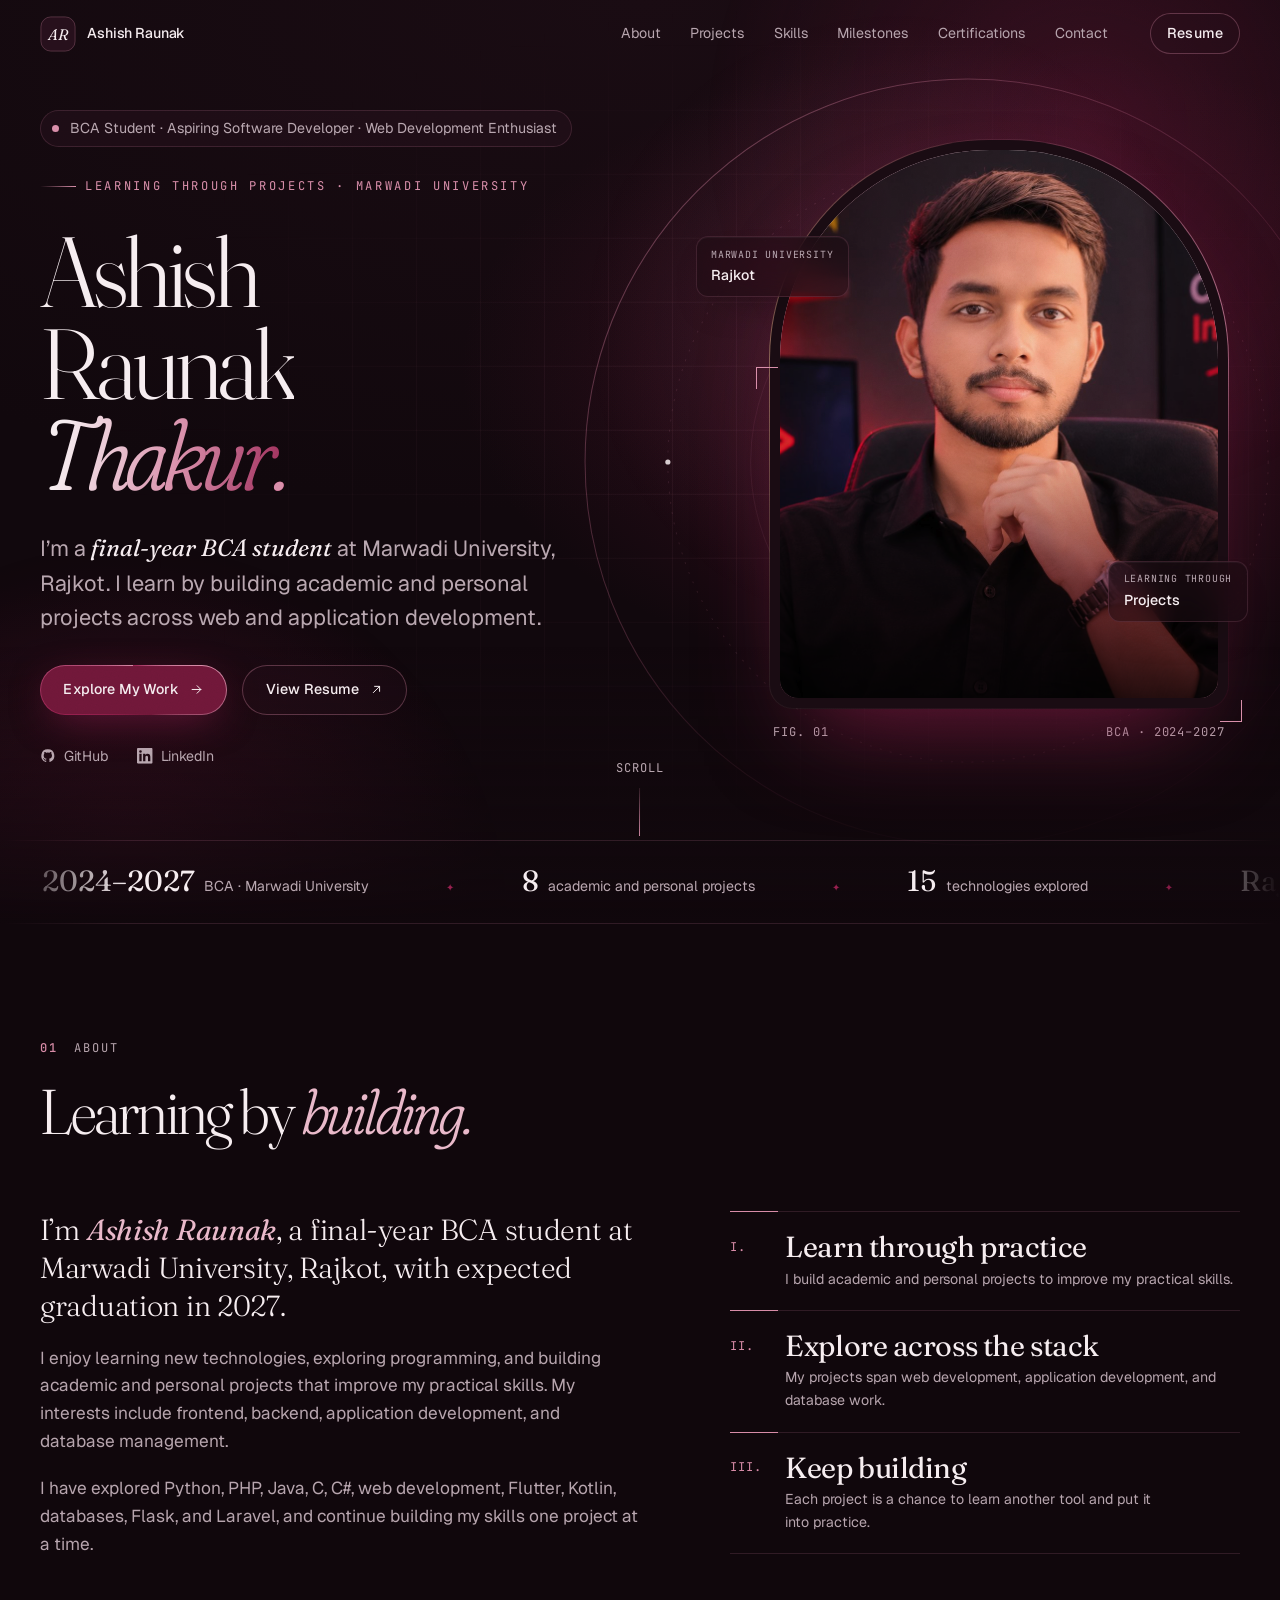
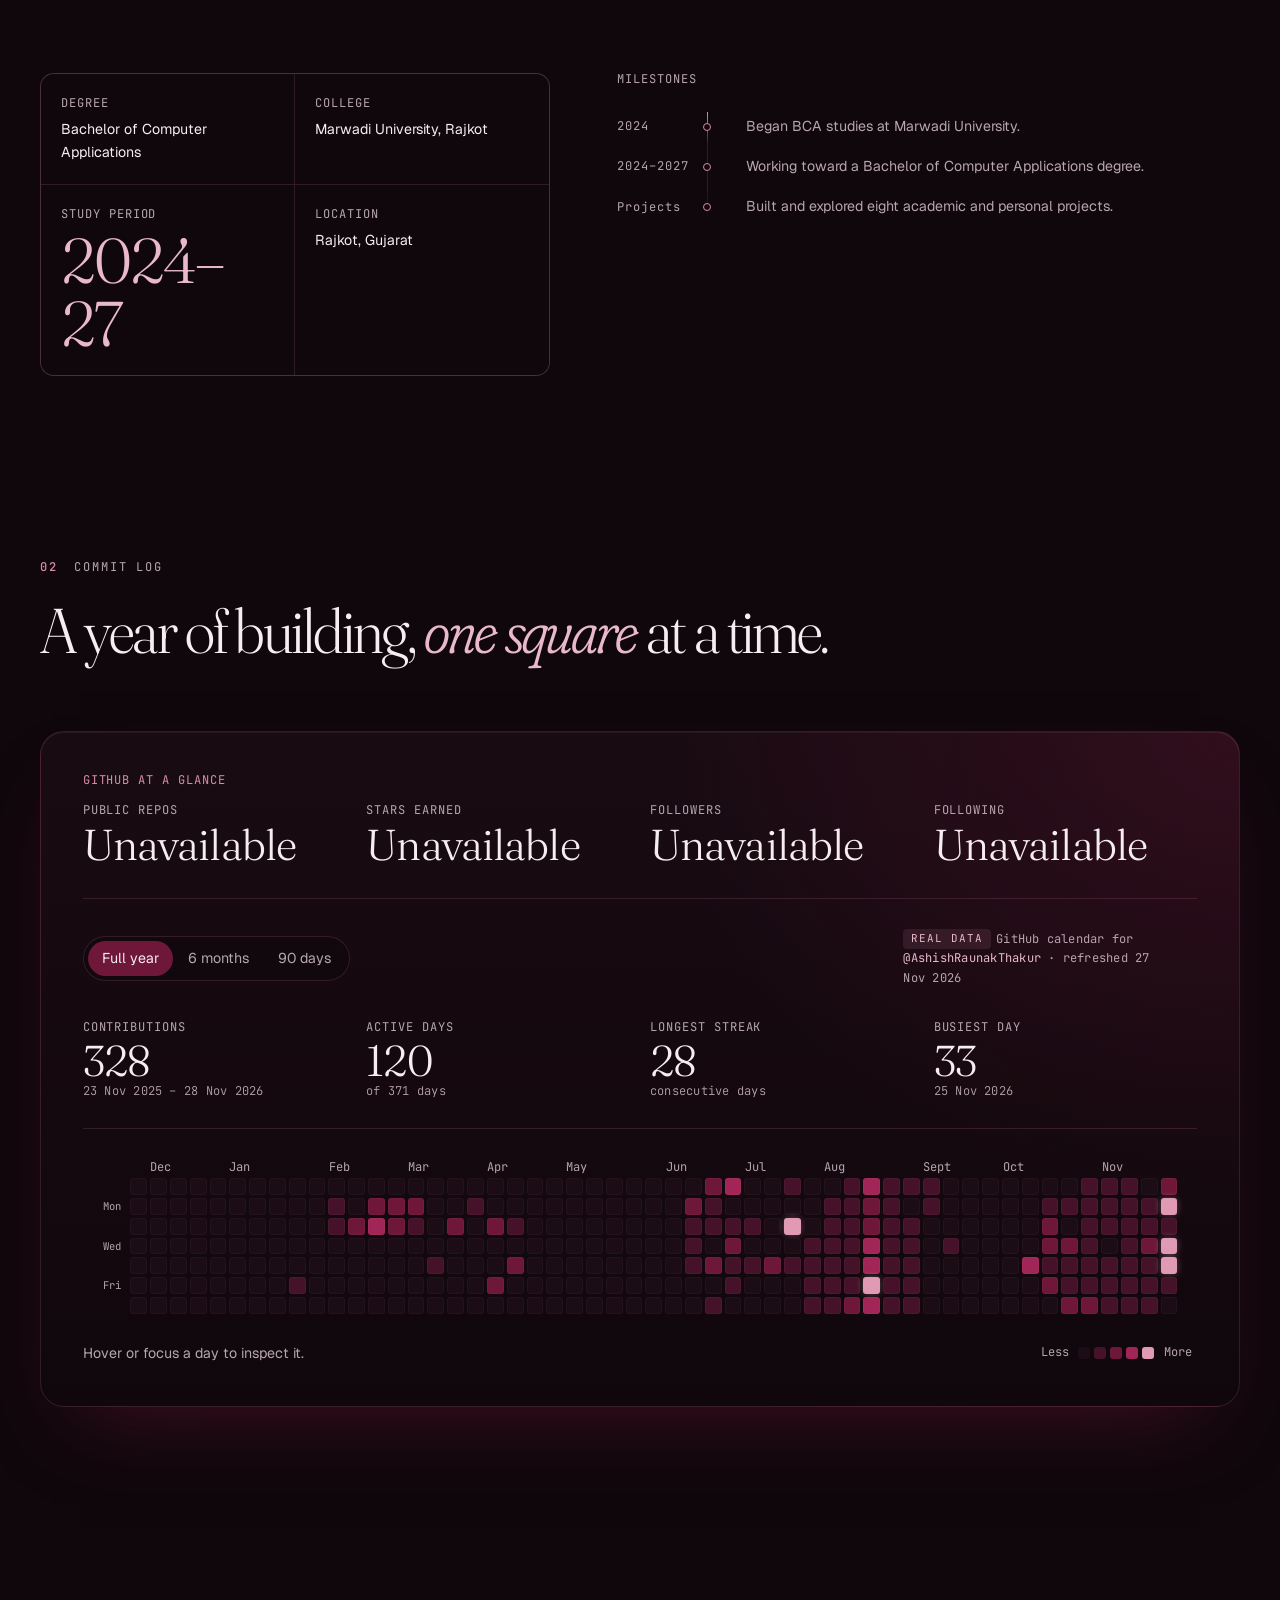
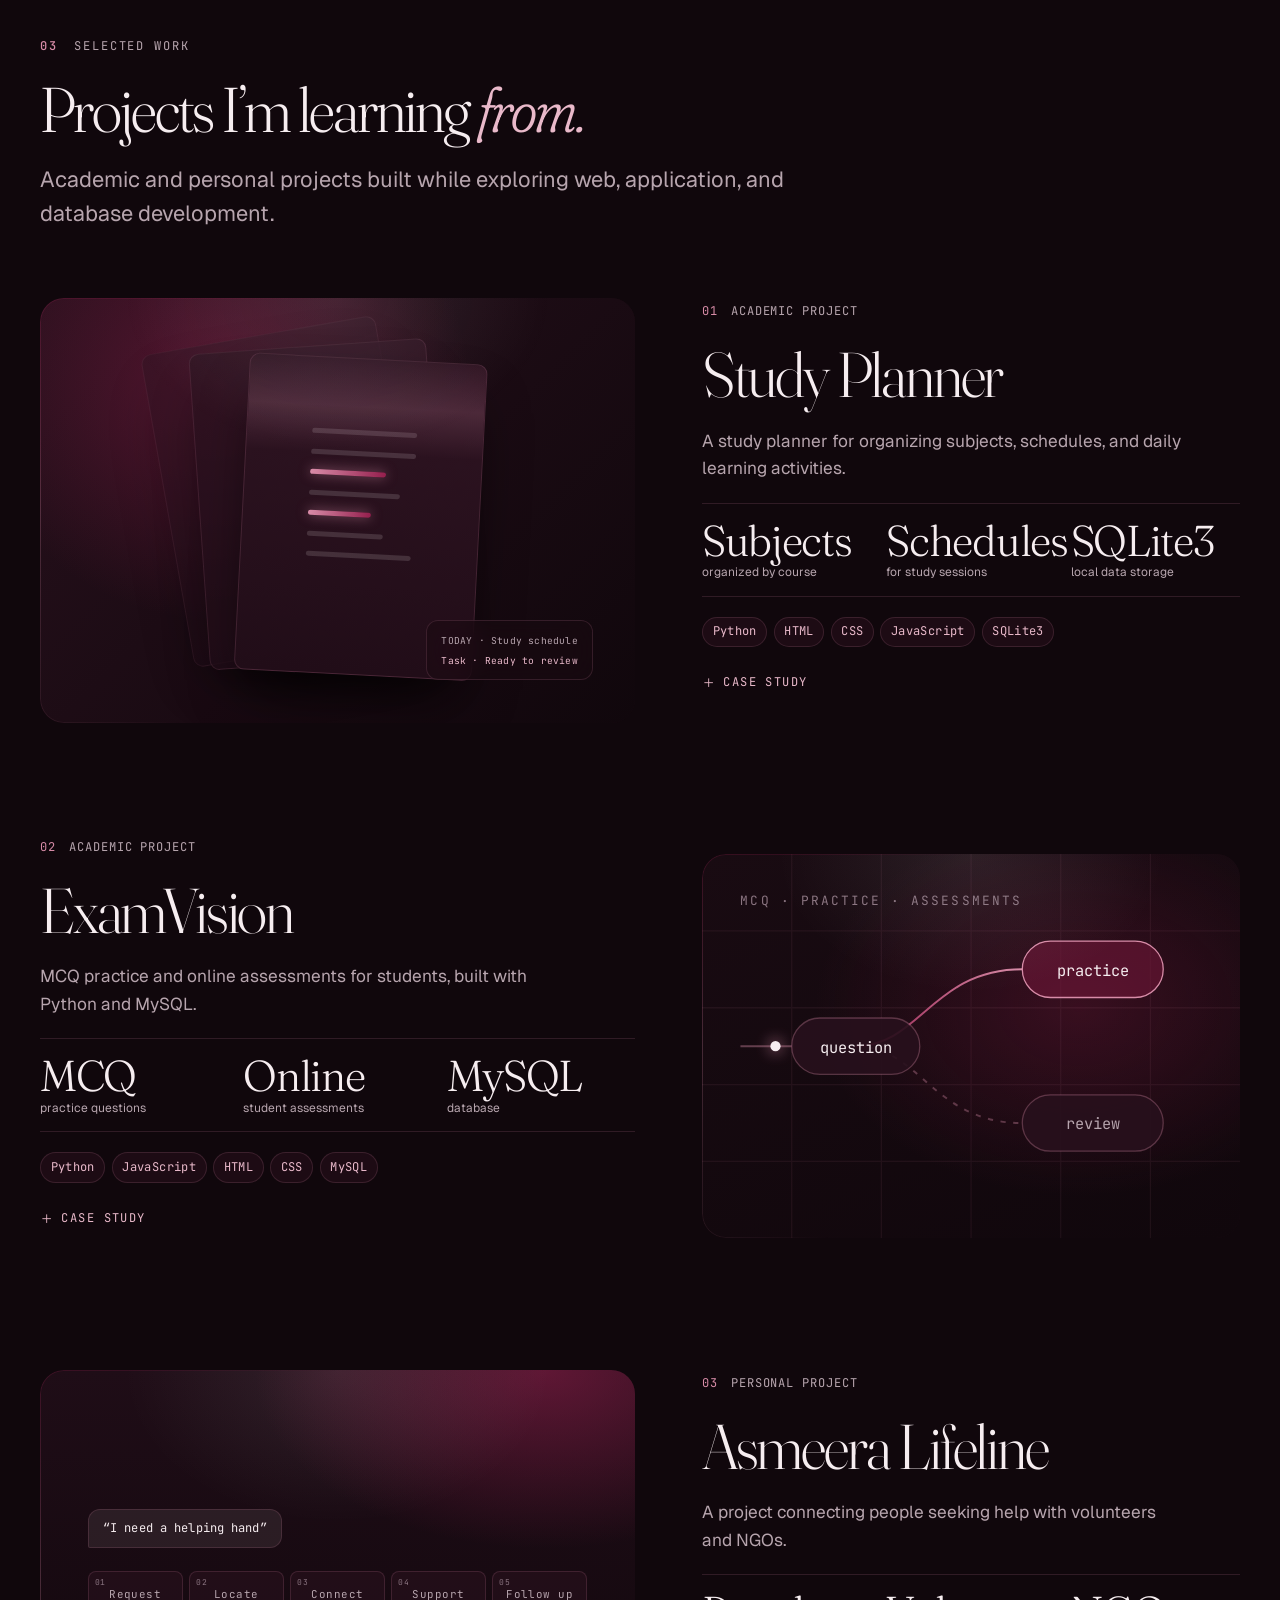
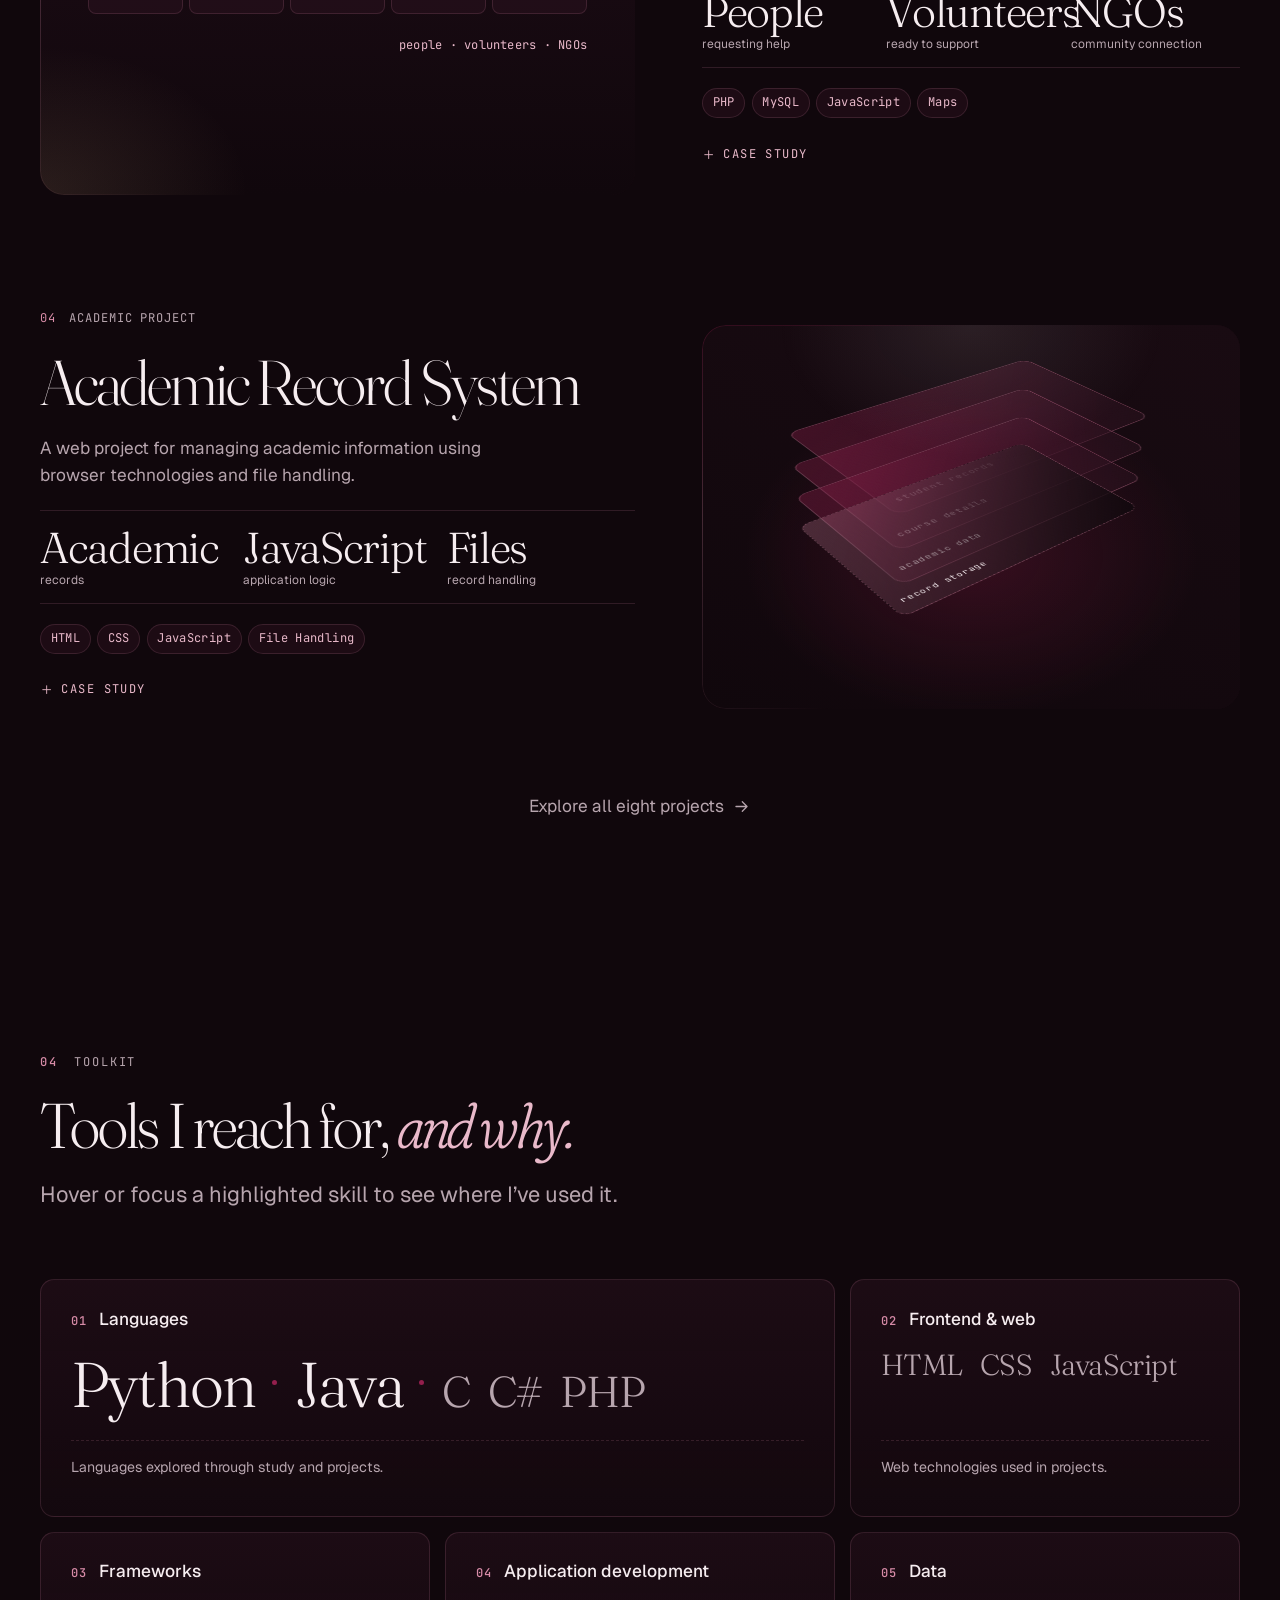
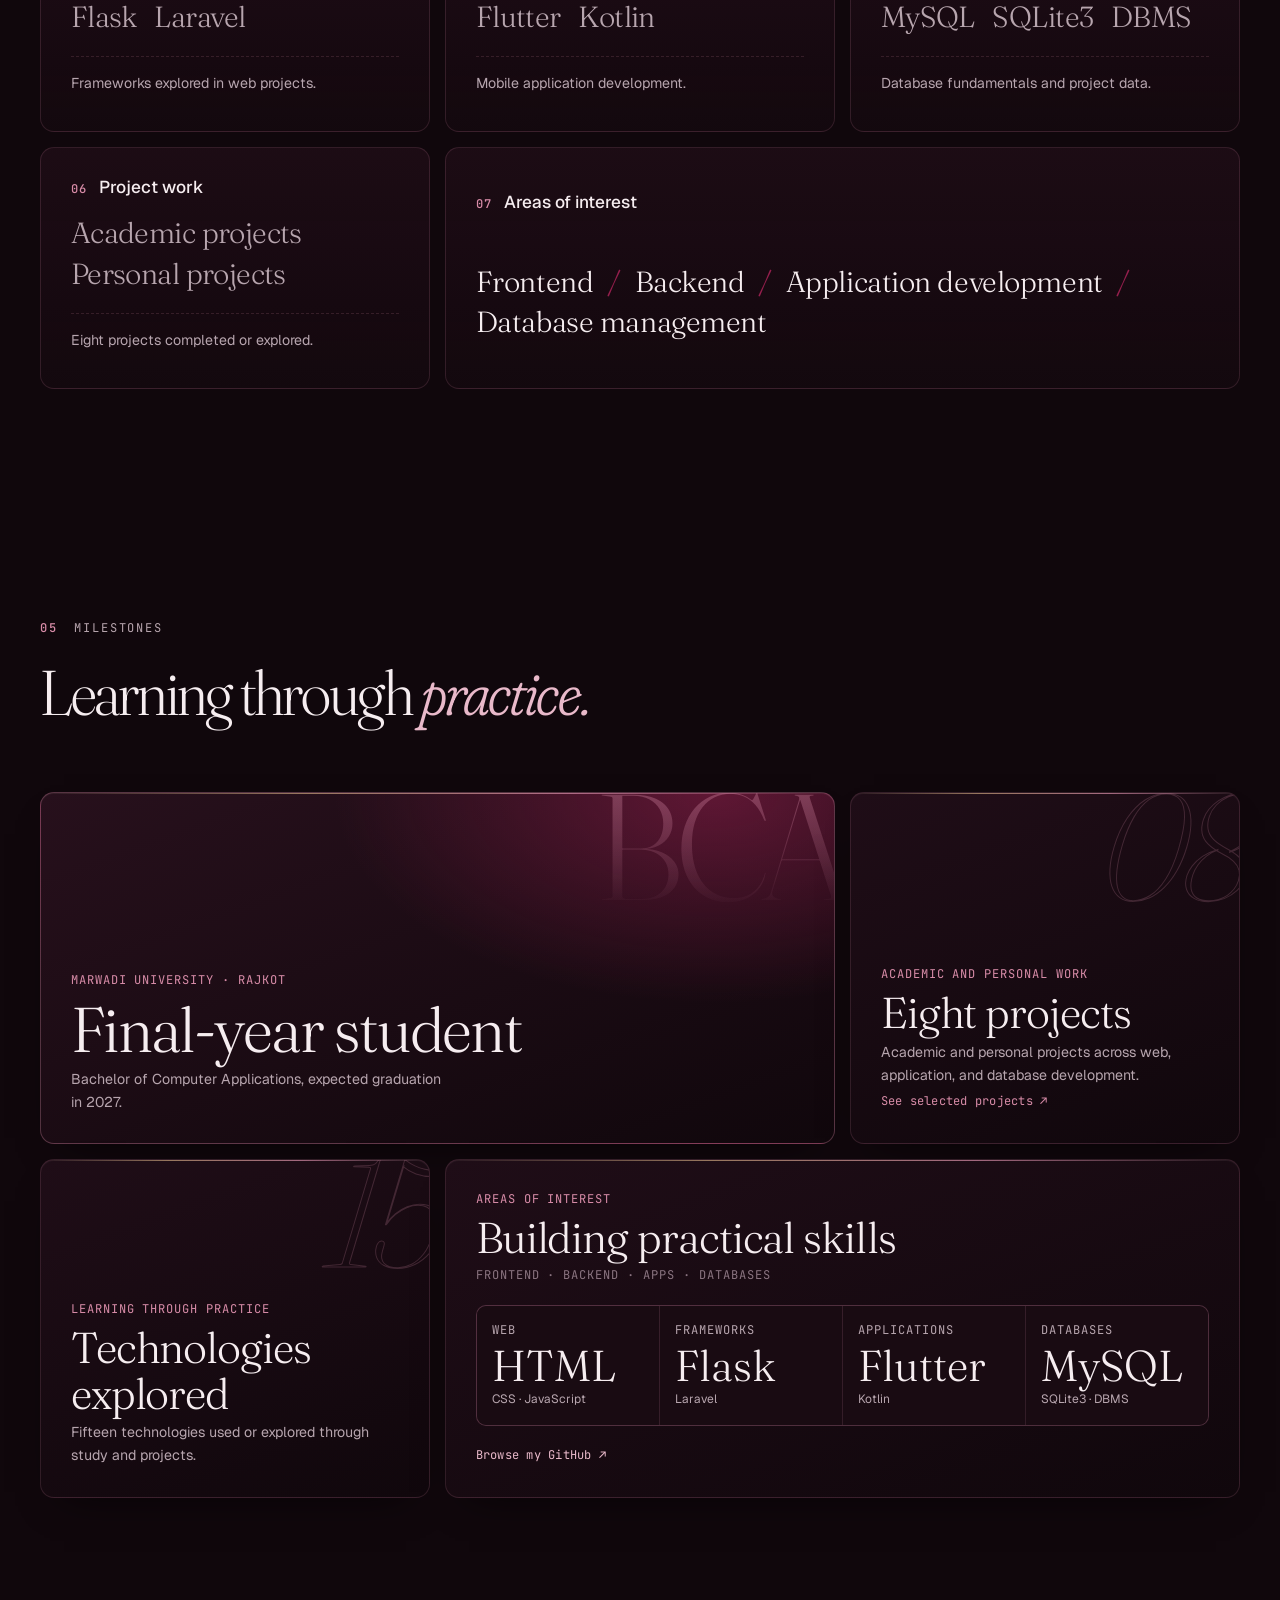
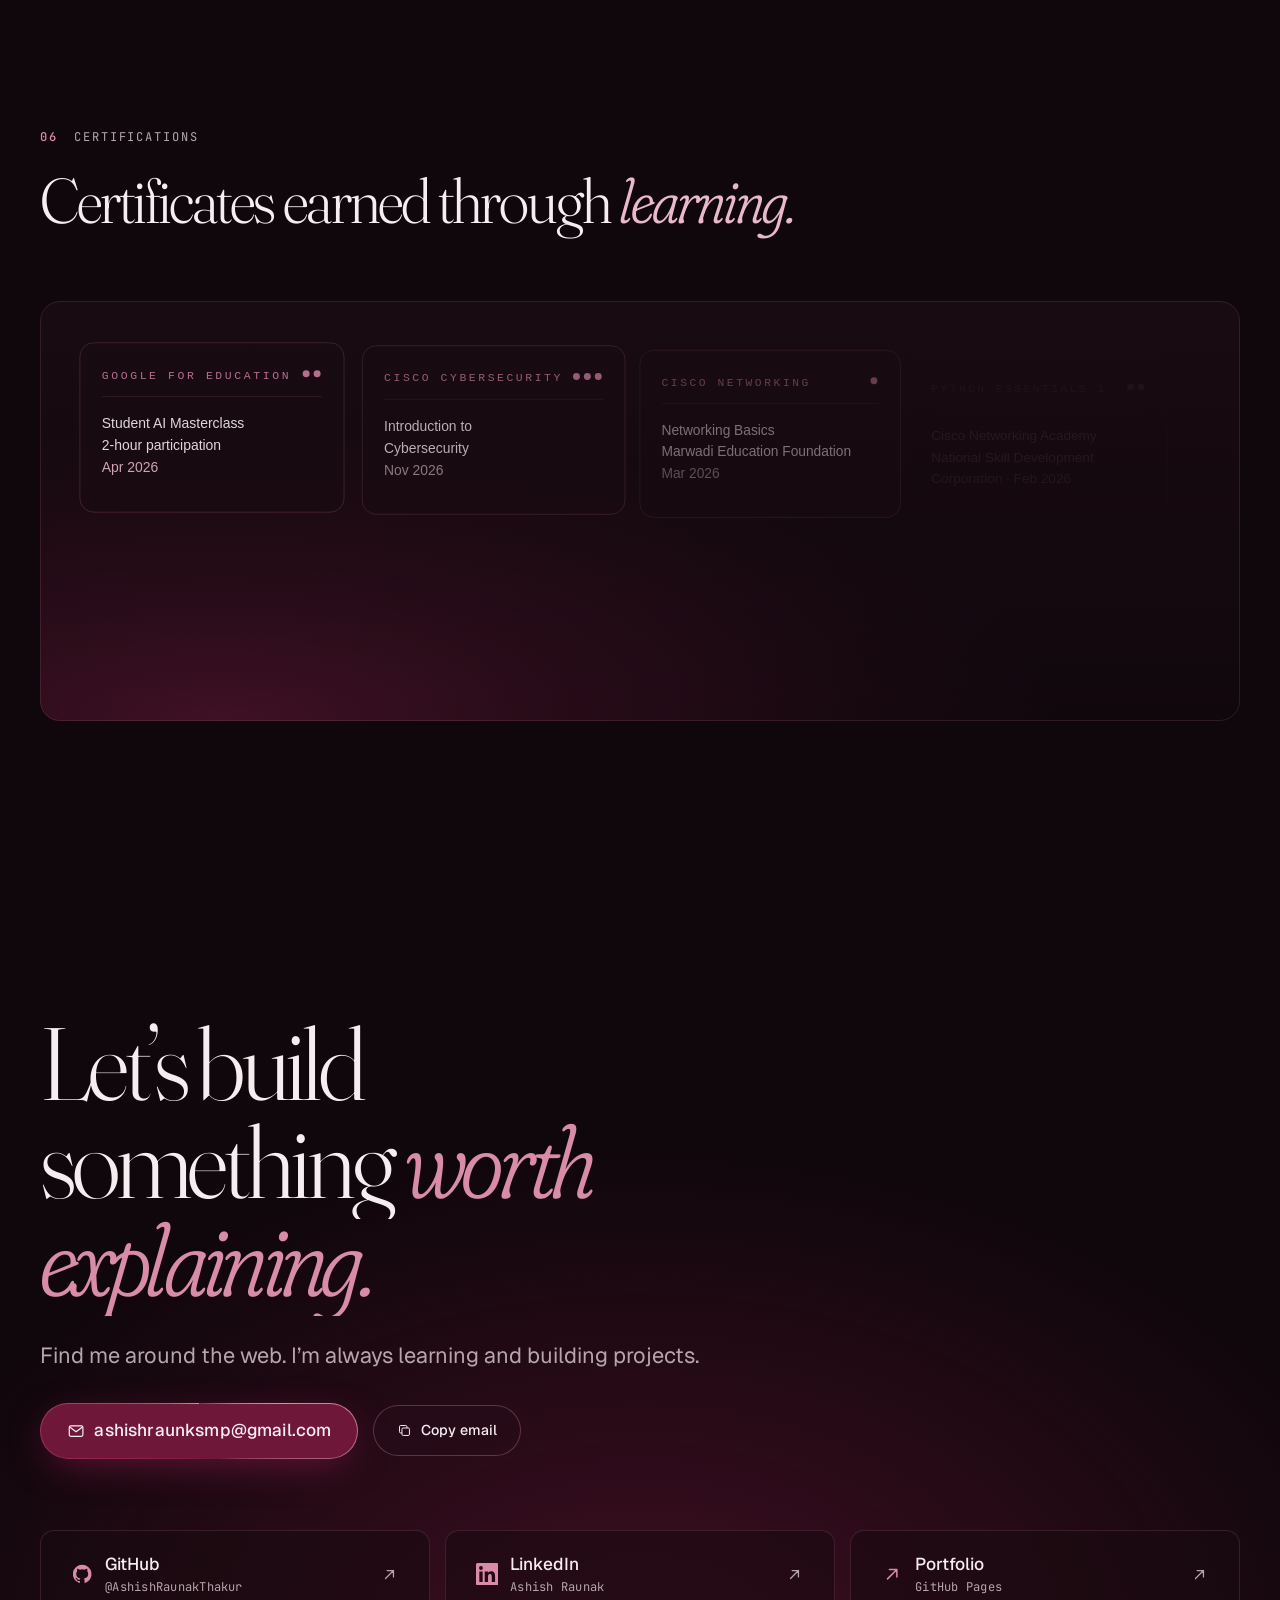
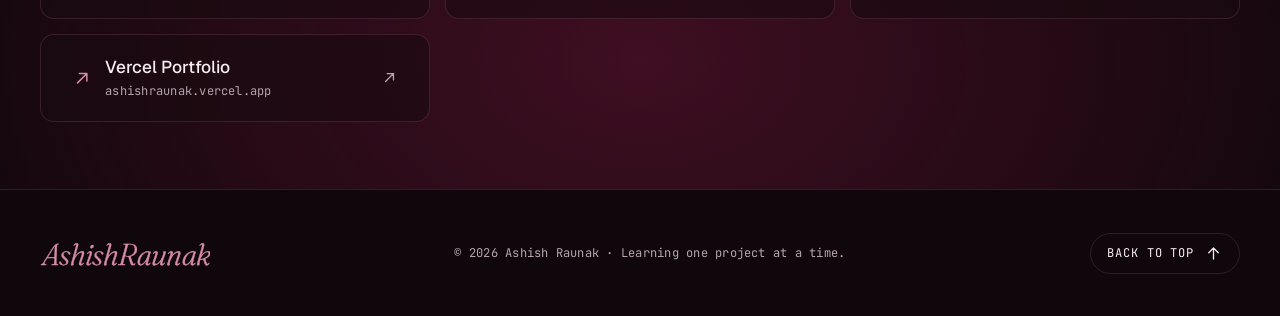
<file: site/index.html>
<!doctype html>
<html lang="en">
<head>
  <meta charset="utf-8">
  <meta name="viewport" content="width=device-width, initial-scale=1, viewport-fit=cover">
  <title>Ashish Raunak — BCA Student and Developer</title>
  <meta name="description" content="Ashish Raunak — final-year BCA student at Marwadi University, Rajkot. Learning by building academic and personal projects.">
  <meta name="author" content="Ashish Raunak Thakur">
  <meta name="theme-color" content="#10070C">
  <link rel="canonical" href="https://ashishraunakthakur.github.io/">

  <meta property="og:type" content="profile">
  <meta property="og:site_name" content="Ashish Raunak">
  <meta property="og:title" content="Ashish Raunak — BCA Student and Developer">
  <meta property="og:description" content="Final-year BCA student at Marwadi University, Rajkot. Learning through projects.">
  <meta property="og:url" content="https://ashishraunakthakur.github.io/">
  <meta property="og:image" content="https://ashishraunakthakur.github.io/assets/img/ashish-photo.jpg">
  <meta property="og:image:alt" content="Portrait of Ashish Raunak">
  <meta name="twitter:card" content="summary_large_image">
  <meta name="twitter:title" content="Ashish Raunak — BCA Student and Developer">
  <meta name="twitter:description" content="Final-year BCA student at Marwadi University, Rajkot. Learning through projects.">
  <meta name="twitter:image" content="https://ashishraunakthakur.github.io/assets/img/ashish-photo.jpg">

  <link rel="icon" href="favicon.svg" type="image/svg+xml">
  <link rel="preload" as="image" href="assets/img/ashish-photo.jpg" fetchpriority="high">

  <link rel="preconnect" href="https://fonts.googleapis.com">
  <link rel="preconnect" href="https://fonts.gstatic.com" crossorigin>
  <link rel="stylesheet" href="https://fonts.googleapis.com/css2?family=Fraunces:ital,opsz,wght,SOFT,WONK@0,9..144,200..700,0..100,0..1;1,9..144,200..700,0..100,0..1&family=Geist:wght@300..700&family=JetBrains+Mono:wght@400;500&display=swap">

  <link rel="stylesheet" href="assets/css/tokens.css">
  <link rel="stylesheet" href="assets/css/base.css">
  <link rel="stylesheet" href="assets/css/components.css">
  <link rel="stylesheet" href="assets/css/sections.css">

  <script type="module" src="assets/js/main.js"></script>

  <script type="application/ld+json">
  {
    "@context": "https://schema.org",
    "@type": "Person",
    "name": "Ashish Raunak Thakur",
    "jobTitle": "BCA Student · Aspiring Software Developer",
    "email": "mailto:ashishraunksmp@gmail.com",
    "url": "https://ashishraunakthakur.github.io/",
    "image": "https://ashishraunakthakur.github.io/assets/img/ashish-photo.jpg",
    "alumniOf": { "@type": "CollegeOrUniversity", "name": "Marwadi University" },
    "sameAs": [
      "https://github.com/AshishRaunakThakur",
      "https://www.linkedin.com/in/ashish-raunak-6b670734b/"
    ]
  }
  </script>
</head>
<body>
  <!-- Icon sprite -->
  <svg width="0" height="0" style="position:absolute" aria-hidden="true" focusable="false">
    <symbol id="i-arrow" viewBox="0 0 24 24"><path fill="none" stroke="currentColor" stroke-width="1.6" stroke-linecap="round" stroke-linejoin="round" d="M5 12h14M13 6l6 6-6 6"/></symbol>
    <symbol id="i-ext" viewBox="0 0 24 24"><path fill="none" stroke="currentColor" stroke-width="1.6" stroke-linecap="round" stroke-linejoin="round" d="M7 17 17 7M9 7h8v8"/></symbol>
    <symbol id="i-down" viewBox="0 0 24 24"><path fill="none" stroke="currentColor" stroke-width="1.6" stroke-linecap="round" stroke-linejoin="round" d="M12 5v14M6 13l6 6 6-6"/></symbol>
    <symbol id="i-up" viewBox="0 0 24 24"><path fill="none" stroke="currentColor" stroke-width="1.6" stroke-linecap="round" stroke-linejoin="round" d="M12 19V5M6 11l6-6 6 6"/></symbol>
    <symbol id="i-plus" viewBox="0 0 24 24"><path fill="none" stroke="currentColor" stroke-width="1.6" stroke-linecap="round" d="M12 5v14M5 12h14"/></symbol>
    <symbol id="i-mail" viewBox="0 0 24 24"><g fill="none" stroke="currentColor" stroke-width="1.6" stroke-linejoin="round"><rect x="3" y="5" width="18" height="14" rx="2"/><path d="m4 7 8 6 8-6"/></g></symbol>
    <symbol id="i-copy" viewBox="0 0 24 24"><g fill="none" stroke="currentColor" stroke-width="1.6" stroke-linejoin="round"><rect x="8" y="8" width="12" height="12" rx="2"/><path d="M16 8V6a2 2 0 0 0-2-2H6a2 2 0 0 0-2 2v8a2 2 0 0 0 2 2h2"/></g></symbol>
    <symbol id="i-check" viewBox="0 0 24 24"><path fill="none" stroke="currentColor" stroke-width="1.8" stroke-linecap="round" stroke-linejoin="round" d="m5 12.5 4.5 4.5L19 7.5"/></symbol>
    <symbol id="i-play" viewBox="0 0 24 24"><g fill="none" stroke="currentColor" stroke-width="1.6" stroke-linejoin="round"><circle cx="12" cy="12" r="9"/><path d="m10 8.5 5.5 3.5-5.5 3.5z"/></g></symbol>
    <symbol id="i-film" viewBox="0 0 24 24"><g fill="none" stroke="currentColor" stroke-width="1.6" stroke-linejoin="round"><rect x="3" y="4" width="18" height="16" rx="2"/><path d="M7 4v16M17 4v16M3 9h4M3 15h4M17 9h4M17 15h4"/></g></symbol>
    <symbol id="i-github" viewBox="0 0 24 24"><path fill="currentColor" d="M12 2a10 10 0 0 0-3.16 19.49c.5.09.68-.22.68-.48v-1.7c-2.78.6-3.37-1.34-3.37-1.34-.45-1.16-1.11-1.47-1.11-1.47-.91-.62.07-.61.07-.61 1 .07 1.53 1.03 1.53 1.03.89 1.53 2.34 1.09 2.91.83.09-.65.35-1.09.63-1.34-2.22-.25-4.55-1.11-4.55-4.94 0-1.09.39-1.98 1.03-2.68-.1-.25-.45-1.27.1-2.65 0 0 .84-.27 2.75 1.02a9.56 9.56 0 0 1 5 0c1.91-1.29 2.75-1.02 2.75-1.02.55 1.38.2 2.4.1 2.65.64.7 1.03 1.59 1.03 2.68 0 3.84-2.34 4.68-4.57 4.93.36.31.68.92.68 1.85v2.74c0 .27.18.58.69.48A10 10 0 0 0 12 2Z"/></symbol>
    <symbol id="i-linkedin" viewBox="0 0 24 24"><path fill="currentColor" d="M20.45 20.45h-3.56v-5.57c0-1.33-.02-3.04-1.85-3.04-1.86 0-2.14 1.45-2.14 2.94v5.67H9.35V9h3.41v1.56h.05c.48-.9 1.64-1.85 3.37-1.85 3.6 0 4.27 2.37 4.27 5.46v6.28ZM5.34 7.43a2.06 2.06 0 1 1 0-4.13 2.06 2.06 0 0 1 0 4.13ZM7.12 20.45H3.56V9h3.56v11.45ZM22.22 0H1.77C.79 0 0 .77 0 1.73v20.54C0 23.23.79 24 1.77 24h20.45c.98 0 1.78-.77 1.78-1.73V1.73C24 .77 23.2 0 22.22 0Z"/></symbol>
  </svg>

  <a class="skip-link" href="#main">Skip to content</a>

  <!-- Opening sequence: decorative, never blocks interaction -->
  <div class="intro" aria-hidden="true">
    <svg class="intro__mark" viewBox="0 0 120 120">
      <circle cx="60" cy="60" r="54" />
    <text x="60" y="74" text-anchor="middle">AR</text>
    </svg>
  </div>

  <div class="scroll-progress" aria-hidden="true"><span></span></div>

  <!-- ================================================================= NAV -->
  <header class="nav" data-nav>
    <div class="nav__inner container">
      <a class="nav__brand" href="#top" aria-label="Ashish Raunak — back to top">
        <svg class="nav__mono" viewBox="0 0 40 40" aria-hidden="true">
          <rect x="1" y="1" width="38" height="38" rx="11" />
          <text x="20" y="26.5" text-anchor="middle">AR</text>
        </svg>
        <span class="nav__name">Ashish Raunak</span>
      </a>

      <nav class="nav__links" aria-label="Primary">
        <ul role="list">
          <li><a href="#about" data-navlink>About</a></li>
          <li><a href="#projects" data-navlink>Projects</a></li>
          <li><a href="#skills" data-navlink>Skills</a></li>
          <li><a href="#achievements" data-navlink>Milestones</a></li>
          <li><a href="#certifications" data-navlink>Certifications</a></li>
          <li><a href="#contact" data-navlink>Contact</a></li>
        </ul>
      </nav>

      <a class="btn btn--ghost btn--small nav__cta" href="resume.html">Resume</a>

      <button class="nav__toggle" type="button" aria-expanded="false" aria-controls="mobile-menu" data-menu-toggle>
        <span class="visually-hidden">Open menu</span>
        <span class="nav__burger" aria-hidden="true"><i></i><i></i></span>
      </button>
    </div>

    <div class="mobile-menu" id="mobile-menu" data-menu hidden>
      <nav aria-label="Mobile">
        <ol role="list">
          <li style="--i:0"><a href="#about"><span class="mono">01</span>About</a></li>
          <li style="--i:1"><a href="#projects"><span class="mono">02</span>Projects</a></li>
          <li style="--i:2"><a href="#skills"><span class="mono">03</span>Skills</a></li>
          <li style="--i:3"><a href="#achievements"><span class="mono">04</span>Milestones</a></li>
          <li style="--i:4"><a href="#certifications"><span class="mono">05</span>Certifications</a></li>
          <li style="--i:5"><a href="#contact"><span class="mono">06</span>Contact</a></li>
        </ol>
      </nav>
      <div class="mobile-menu__foot">
        <a class="btn btn--primary" href="resume.html">View Resume</a>
          <a class="mono link-u" href="mailto:ashishraunksmp@gmail.com">ashishraunksmp@gmail.com</a>
      </div>
    </div>
  </header>

  <main id="main">
    <!-- ================================================================ HERO -->
    <section class="hero" id="top" aria-labelledby="hero-title" data-hero>
      <div class="hero__bg" aria-hidden="true">
        <div class="hero__field hero__field--a"></div>
        <div class="hero__field hero__field--b"></div>
        <div class="hero__grid"></div>
        <div class="hero__spot"></div>
        <svg class="hero__orbits" viewBox="0 0 800 800" fill="none">
          <defs>
            <linearGradient id="orb-g" x1="0" y1="0" x2="1" y2="1">
              <stop offset="0" stop-color="#D88CA8" stop-opacity=".55"/>
              <stop offset="1" stop-color="#6E1738" stop-opacity="0"/>
            </linearGradient>
          </defs>
          <g class="orbit orbit--1"><ellipse cx="400" cy="400" rx="370" ry="370" stroke="url(#orb-g)"/><circle cx="770" cy="400" r="3.5" fill="#D88CA8"/></g>
          <g class="orbit orbit--2"><ellipse cx="400" cy="400" rx="290" ry="290" stroke="rgba(216,140,168,.14)" stroke-dasharray="2 8"/><circle cx="110" cy="400" r="2.5" fill="#F6EDF0"/></g>
          <g class="orbit orbit--3"><ellipse cx="400" cy="400" rx="210" ry="210" stroke="rgba(216,140,168,.1)"/><circle cx="400" cy="190" r="2" fill="#D88CA8"/></g>
        </svg>
      </div>

      <div class="hero__inner container">
        <div class="hero__copy">
          <p class="hero__status" data-reveal style="--d:1">
            <span class="dot" aria-hidden="true"></span>
            BCA Student · Aspiring Software Developer · Web Development Enthusiast
          </p>

          <p class="eyebrow" data-reveal style="--d:2">Learning through projects · Marwadi University</p>

          <h1 class="hero__title" id="hero-title">
            <span class="line-mask"><span style="--d:0">Ashish</span></span>
            <span class="line-mask"><span style="--d:1">Raunak</span></span>
            <span class="line-mask"><span style="--d:2" class="italic">Thakur<span class="hero__period">.</span></span></span>
          </h1>

          <p class="hero__lede" data-reveal style="--d:5">
            I’m a <em>final-year BCA student</em> at Marwadi University, Rajkot. I learn by
            building academic and personal projects across web and application development.
          </p>

          <div class="hero__ctas" data-reveal style="--d:6">
            <a class="btn btn--primary" href="#projects" data-magnetic>
              Explore My Work
              <svg class="arrow" aria-hidden="true"><use href="#i-arrow"/></svg>
            </a>
            <a class="btn btn--ghost" href="resume.html" data-magnetic>
              View Resume
              <svg aria-hidden="true"><use href="#i-ext"/></svg>
            </a>
          </div>

          <ul class="hero__social" role="list" data-reveal style="--d:7">
            <li><a class="link-u" href="https://github.com/AshishRaunakThakur" target="_blank" rel="noopener"><svg class="icon" aria-hidden="true"><use href="#i-github"/></svg>GitHub</a></li>
            <li><a class="link-u" href="https://www.linkedin.com/in/ashish-raunak-6b670734b/" target="_blank" rel="noopener"><svg class="icon" aria-hidden="true"><use href="#i-linkedin"/></svg>LinkedIn</a></li>
          </ul>
        </div>

        <figure class="portrait" data-tilt>
          <div class="portrait__frame">
            <div class="portrait__photo">
              <img
                src="assets/img/ashish-photo.jpg"
                srcset="assets/img/ashish-photo.jpg 1276w"
                sizes="(min-width: 960px) 460px, 80vw"
                width="1276" height="1233"
                alt="Portrait of Ashish Raunak"
                fetchpriority="high" decoding="async">
            </div>
            <span class="portrait__corner portrait__corner--tl" aria-hidden="true"></span>
            <span class="portrait__corner portrait__corner--br" aria-hidden="true"></span>
          </div>
          <figcaption class="portrait__meta">
            <span class="mono">Fig. 01</span>
            <span class="mono">BCA · 2024–2027</span>
          </figcaption>
          <p class="portrait__chip portrait__chip--a glass" aria-hidden="true"><span class="mono">Marwadi University</span><b>Rajkot</b></p>
          <p class="portrait__chip portrait__chip--b glass" aria-hidden="true"><span class="mono">Learning through</span><b>Projects</b></p>
        </figure>
      </div>

      <a class="hero__scroll" href="#about" aria-label="Scroll to About">
        <span class="mono">Scroll</span>
        <span class="hero__scroll-line" aria-hidden="true"></span>
      </a>

      <div class="ticker" aria-label="Highlights">
        <ul role="list" class="ticker__track">
          <li><b>2024–2027</b> BCA · Marwadi University</li>
          <li><b>8</b> academic and personal projects</li>
          <li><b>15</b> technologies explored</li>
          <li><b>Rajkot</b> Gujarat, India</li>
        </ul>
      </div>
    </section>

    <!-- =============================================================== ABOUT -->
    <section class="section about" id="about" aria-labelledby="about-title">
      <div class="container">
        <header class="section-head">
          <p class="section-index" data-reveal><b>01</b> About</p>
          <h2 class="section-title" id="about-title" data-reveal style="--d:1">
            Learning by <em>building.</em>
          </h2>
        </header>

        <div class="about__grid">
          <div class="about__intro" data-reveal style="--d:1">
            <p class="about__lead">
              I’m <strong>Ashish Raunak</strong>, a final-year BCA student at Marwadi University,
              Rajkot, with expected graduation in 2027.
            </p>
            <p>
              I enjoy learning new technologies, exploring programming, and building academic and
              personal projects that improve my practical skills. My interests include frontend,
              backend, application development, and database management.
            </p>
            <p>
              I have explored Python, PHP, Java, C, C#, web development, Flutter, Kotlin, databases,
              Flask, and Laravel, and continue building my skills one project at a time.
            </p>
          </div>

          <ol class="principles" role="list">
            <li class="principle" data-reveal style="--d:2">
              <span class="principle__n mono">i.</span>
              <h3>Learn through practice</h3>
              <p>I build academic and personal projects to improve my practical skills.</p>
            </li>
            <li class="principle" data-reveal style="--d:3">
              <span class="principle__n mono">ii.</span>
              <h3>Explore across the stack</h3>
              <p>My projects span web development, application development, and database work.</p>
            </li>
            <li class="principle" data-reveal style="--d:4">
              <span class="principle__n mono">iii.</span>
              <h3>Keep building</h3>
              <p>Each project is a chance to learn another tool and put it into practice.</p>
            </li>
          </ol>
        </div>

        <div class="about__lower">
          <dl class="facts" data-reveal>
            <div><dt class="mono">Degree</dt><dd>Bachelor of Computer Applications</dd></div>
            <div><dt class="mono">College</dt><dd>Marwadi University, Rajkot</dd></div>
            <div><dt class="mono">Study period</dt><dd><span class="facts__big">2024–27</span></dd></div>
            <div><dt class="mono">Location</dt><dd>Rajkot, Gujarat</dd></div>
          </dl>

          <div class="milestones" data-reveal style="--d:1">
            <h3 class="mono milestones__title">Milestones</h3>
            <ol class="milestones__list" role="list">
              <li><time class="mono">2024</time><p>Began BCA studies at Marwadi University.</p></li>
              <li><time class="mono">2024–2027</time><p>Working toward a Bachelor of Computer Applications degree.</p></li>
              <li><time class="mono">Projects</time><p>Built and explored eight academic and personal projects.</p></li>
            </ol>
          </div>
        </div>
      </div>
    </section>

    <!-- ============================================================ HEATMAP -->
    <section class="section activity" id="activity" aria-labelledby="activity-title">
      <div class="container">
        <header class="section-head">
          <p class="section-index" data-reveal><b>02</b> Commit log</p>
          <h2 class="section-title" id="activity-title" data-reveal style="--d:1">
            A year of building, <em>one square</em> at a time.
          </h2>
        </header>

        <div class="heatmap" data-heatmap data-reveal="fade">
          <div class="heatmap__glance" data-github-glance aria-live="polite">
            <h3 class="mono">GitHub at a glance</h3>
            <dl class="heatmap__stats heatmap__stats--glance">
              <div><dt class="mono">Public repos</dt><dd data-github-stat="repos">—</dd></div>
              <div><dt class="mono">Stars earned</dt><dd data-github-stat="stars">—</dd></div>
              <div><dt class="mono">Followers</dt><dd data-github-stat="followers">—</dd></div>
              <div><dt class="mono">Following</dt><dd data-github-stat="following">—</dd></div>
            </dl>
          </div>
          <div class="heatmap__top">
            <div class="heatmap__ranges" role="group" aria-label="Time range">
              <button type="button" data-range="all" aria-pressed="true">Full year</button>
              <button type="button" data-range="182" aria-pressed="false">6 months</button>
              <button type="button" data-range="90" aria-pressed="false">90 days</button>
            </div>
            <p class="heatmap__source mono" data-heatmap-source>Loading contribution data…</p>
          </div>

          <dl class="heatmap__stats" data-heatmap-stats aria-live="polite">
            <div><dt class="mono">Contributions</dt><dd data-stat="total">—</dd></div>
            <div><dt class="mono">Active days</dt><dd data-stat="active">—</dd></div>
            <div><dt class="mono">Longest streak</dt><dd data-stat="streak">—</dd></div>
            <div><dt class="mono">Busiest day</dt><dd data-stat="peak">—</dd></div>
          </dl>

          <div class="heatmap__scroller" data-heatmap-scroller>
            <div class="heatmap__board">
              <div class="heatmap__months" data-heatmap-months aria-hidden="true"></div>
              <div class="heatmap__days mono" aria-hidden="true"><span>Mon</span><span>Wed</span><span>Fri</span></div>
              <div class="heatmap__grid" data-heatmap-grid role="grid" aria-label="Daily GitHub contributions. Use arrow keys to move between days."></div>
            </div>
          </div>

          <div class="heatmap__foot">
            <p class="heatmap__readout" data-heatmap-readout aria-live="polite">Hover or focus a day to inspect it.</p>
            <div class="heatmap__legend" aria-label="Activity levels: none, low, medium, high, highest">
              <span class="mono">Less</span>
              <i data-l="0"></i><i data-l="1"></i><i data-l="2"></i><i data-l="3"></i><i data-l="4"></i>
              <span class="mono">More</span>
            </div>
          </div>

          <div class="heatmap__tip glass" data-heatmap-tip role="tooltip" hidden></div>
        </div>
      </div>
    </section>

    <!-- ============================================================ PROJECTS -->
    <section class="section projects" id="projects" aria-labelledby="projects-title">
      <div class="container">
        <header class="section-head">
          <p class="section-index" data-reveal><b>03</b> Selected work</p>
          <h2 class="section-title" id="projects-title" data-reveal style="--d:1">
            Projects I’m learning <em>from.</em>
          </h2>
          <p class="section-lede" data-reveal style="--d:2">
            Academic and personal projects built while exploring web, application, and database development.
          </p>
        </header>

        <div class="work">
          <!-- Study Planner -->
          <article class="case case--policy" data-reveal aria-labelledby="p1-title">
            <div class="case__visual" data-tilt aria-hidden="true">
              <div class="vis-policy">
                <div class="doc doc--3"></div>
                <div class="doc doc--2"></div>
                <div class="doc doc--1">
                  <i></i><i></i><i class="hl"></i><i></i><i class="hl hl--b"></i><i></i><i></i>
                  <span class="doc__scan"></span>
                </div>
                <div class="vis-policy__qa glass">
                  <span class="mono">TODAY · Study schedule</span>
                  <span class="mono a">Task · Ready to review</span>
                </div>
              </div>
            </div>
            <div class="case__body">
              <p class="case__kicker mono"><span>01</span> Academic project</p>
              <h3 class="case__title" id="p1-title">Study Planner</h3>
              <p class="case__problem">A study planner for organizing subjects, schedules, and daily learning activities.</p>
              <ul class="case__metrics" role="list">
                <li><b>Subjects</b><span>organized by course</span></li>
                <li><b>Schedules</b><span>for study sessions</span></li>
                <li><b>SQLite3</b><span>local data storage</span></li>
              </ul>
              <ul class="tags" role="list"><li class="tag">Python</li><li class="tag">HTML</li><li class="tag">CSS</li><li class="tag">JavaScript</li><li class="tag">SQLite3</li></ul>
              <button class="case__toggle" type="button" aria-expanded="false" aria-controls="p1-more">
                <svg class="icon" aria-hidden="true"><use href="#i-plus"/></svg> Case study
              </button>
              <div class="case__more" id="p1-more" data-collapsible>
                <div>
                  <h4 class="mono">Project overview</h4>
                  <ul>
                    <li>Organizes subjects and study schedules.</li>
                    <li>Supports daily learning activities.</li>
                  </ul>
                </div>
              </div>
            </div>
          </article>

          <!-- ExamVision -->
          <article class="case case--pay case--flip" data-reveal aria-labelledby="p2-title">
            <div class="case__visual" data-tilt aria-hidden="true">
              <svg class="vis-pay" viewBox="0 0 420 300">
                <defs>
                  <linearGradient id="pay-edge" x1="0" x2="1"><stop offset="0" stop-color="#941F4D"/><stop offset="1" stop-color="#D88CA8"/></linearGradient>
                </defs>
                <g class="vis-pay__grid" stroke="rgba(216,140,168,.07)">
                  <path d="M0 60h420M0 120h420M0 180h420M0 240h420M70 0v300M140 0v300M210 0v300M280 0v300M350 0v300"/>
                </g>
                <path class="vis-pay__edge" d="M120 150 C 170 150, 180 90, 250 90" stroke="url(#pay-edge)"/>
                <path class="vis-pay__edge vis-pay__edge--b" d="M120 150 C 170 150, 180 210, 250 210" stroke="rgba(216,140,168,.35)"/>
                <path class="vis-pay__edge" d="M30 150 H 70" stroke="rgba(216,140,168,.4)"/>
                <g class="vis-pay__node"><rect x="70" y="128" width="100" height="44" rx="22"/><text x="120" y="155">question</text></g>
                <g class="vis-pay__node is-ok"><rect x="250" y="68" width="110" height="44" rx="22"/><text x="305" y="95">practice</text></g>
                <g class="vis-pay__node is-fail"><rect x="250" y="188" width="110" height="44" rx="22"/><text x="305" y="215">review</text></g>
                <circle class="vis-pay__pulse" r="4" fill="#F6EDF0"><animateMotion dur="3.2s" repeatCount="indefinite" path="M30 150 H 120 C 170 150, 180 90, 250 90 H 305"/></circle>
                <text class="vis-pay__label" x="30" y="40">MCQ · PRACTICE · ASSESSMENTS</text>
              </svg>
            </div>
            <div class="case__body">
              <p class="case__kicker mono"><span>02</span> Academic project</p>
              <h3 class="case__title" id="p2-title">ExamVision</h3>
              <p class="case__problem">MCQ practice and online assessments for students, built with Python and MySQL.</p>
              <ul class="case__metrics" role="list">
                <li><b>MCQ</b><span>practice questions</span></li>
                <li><b>Online</b><span>student assessments</span></li>
                <li><b>MySQL</b><span>database</span></li>
              </ul>
              <ul class="tags" role="list"><li class="tag">Python</li><li class="tag">JavaScript</li><li class="tag">HTML</li><li class="tag">CSS</li><li class="tag">MySQL</li></ul>
              <button class="case__toggle" type="button" aria-expanded="false" aria-controls="p2-more">
                <svg class="icon" aria-hidden="true"><use href="#i-plus"/></svg> Case study
              </button>
              <div class="case__more" id="p2-more" data-collapsible>
                <div>
                  <h4 class="mono">Project overview</h4>
                  <ul>
                    <li>Provides MCQ practice for students.</li>
                    <li>Supports online assessments.</li>
                  </ul>
                </div>
              </div>
            </div>
          </article>

          <!-- Asmeera Lifeline -->
          <article class="case case--star" data-reveal aria-labelledby="p3-title">
            <div class="case__visual" data-tilt aria-hidden="true">
              <div class="vis-star">
                <p class="vis-star__prompt mono">“I need a helping hand”</p>
                <ol class="vis-star__pipe">
                  <li style="--i:0">Request</li>
                  <li style="--i:1">Locate</li>
                  <li style="--i:2">Connect</li>
                  <li style="--i:3">Support</li>
                  <li style="--i:4">Follow up</li>
                </ol>
                <p class="vis-star__out mono">people · volunteers · NGOs</p>
              </div>
            </div>
            <div class="case__body">
              <p class="case__kicker mono"><span>03</span> Personal project</p>
              <h3 class="case__title" id="p3-title">Asmeera Lifeline</h3>
              <p class="case__problem">A project connecting people seeking help with volunteers and NGOs.</p>
              <ul class="case__metrics" role="list">
                <li><b>People</b><span>requesting help</span></li>
                <li><b>Volunteers</b><span>ready to support</span></li>
                <li><b>NGOs</b><span>community connection</span></li>
              </ul>
              <ul class="tags" role="list"><li class="tag">PHP</li><li class="tag">MySQL</li><li class="tag">JavaScript</li><li class="tag">Maps</li></ul>
              <button class="case__toggle" type="button" aria-expanded="false" aria-controls="p3-more">
                <svg class="icon" aria-hidden="true"><use href="#i-plus"/></svg> Case study
              </button>
              <div class="case__more" id="p3-more" data-collapsible>
                <div>
                  <h4 class="mono">Project overview</h4>
                  <ul>
                    <li>Connects people seeking help with volunteers and NGOs.</li>
                    <li>Includes map-related functionality.</li>
                  </ul>
                </div>
              </div>
            </div>
          </article>

          <!-- Academic Record System -->
          <article class="case case--saas case--flip" data-reveal aria-labelledby="p4-title">
            <div class="case__visual" data-tilt aria-hidden="true">
              <div class="vis-saas">
                <div class="plane" style="--z:3"><span class="mono">student records</span></div>
                <div class="plane" style="--z:2"><span class="mono">course details</span></div>
                <div class="plane" style="--z:1"><span class="mono">academic data</span></div>
                <div class="plane plane--db" style="--z:0"><span class="mono">record storage</span></div>
              </div>
            </div>
            <div class="case__body">
              <p class="case__kicker mono"><span>04</span> Academic project</p>
              <h3 class="case__title" id="p4-title">Academic Record System</h3>
              <p class="case__problem">A web project for managing academic information using browser technologies and file handling.</p>
              <ul class="case__metrics" role="list">
                <li><b>Academic</b><span>records</span></li>
                <li><b>JavaScript</b><span>application logic</span></li>
                <li><b>Files</b><span>record handling</span></li>
              </ul>
              <ul class="tags" role="list"><li class="tag">HTML</li><li class="tag">CSS</li><li class="tag">JavaScript</li><li class="tag">File Handling</li></ul>
              <button class="case__toggle" type="button" aria-expanded="false" aria-controls="p4-more">
                <svg class="icon" aria-hidden="true"><use href="#i-plus"/></svg> Case study
              </button>
              <div class="case__more" id="p4-more" data-collapsible>
                <div>
                  <h4 class="mono">Project overview</h4>
                  <ul>
                    <li>Manages academic information.</li>
                    <li>Uses web technologies and file handling.</li>
                  </ul>
                </div>
              </div>
            </div>
          </article>
        </div>

        <p class="work__more" data-reveal>
          <a class="link-u" href="https://ashishraunakthakur.github.io/#projects" target="_blank" rel="noopener">Explore all eight projects <svg class="icon" aria-hidden="true"><use href="#i-arrow"/></svg></a>
        </p>
      </div>
    </section>

    <!-- ============================================================== SKILLS -->
    <section class="section skills" id="skills" aria-labelledby="skills-title">
      <div class="container">
        <header class="section-head">
          <p class="section-index" data-reveal><b>04</b> Toolkit</p>
          <h2 class="section-title" id="skills-title" data-reveal style="--d:1">
            Tools I reach for, <em>and why.</em>
          </h2>
          <p class="section-lede" data-reveal style="--d:2">Hover or focus a highlighted skill to see where I’ve used it.</p>
        </header>

        <div class="bento">
          <section class="panel panel--wide" data-reveal aria-labelledby="sk-lang">
            <h3 class="panel__title" id="sk-lang"><span class="mono">01</span> Languages</h3>
            <ul class="skillset" role="list">
              <li><button type="button" class="skill skill--xl" data-note="Explored across academic and personal projects.">Python</button></li>
              <li><button type="button" class="skill skill--xl" data-note="Explored through programming coursework.">Java</button></li>
              <li><span class="skill skill--lg">C</span></li>
              <li><span class="skill skill--lg">C#</span></li>
              <li><span class="skill skill--lg">PHP</span></li>
            </ul>
            <p class="panel__note" aria-live="polite">Languages explored through study and projects.</p>
          </section>

          <section class="panel" data-reveal style="--d:1" aria-labelledby="sk-ai">
            <h3 class="panel__title" id="sk-ai"><span class="mono">02</span> Frontend &amp; web</h3>
            <ul class="skillset" role="list">
              <li><span class="skill">HTML</span></li>
              <li><span class="skill">CSS</span></li>
              <li><span class="skill">JavaScript</span></li>
            </ul>
            <p class="panel__note" aria-live="polite">Web technologies used in projects.</p>
          </section>

          <section class="panel" data-reveal style="--d:2" aria-labelledby="sk-fe">
            <h3 class="panel__title" id="sk-fe"><span class="mono">03</span> Frameworks</h3>
            <ul class="skillset" role="list">
              <li><span class="skill">Flask</span></li>
              <li><span class="skill">Laravel</span></li>
            </ul>
            <p class="panel__note" aria-live="polite">Frameworks explored in web projects.</p>
          </section>

          <section class="panel" data-reveal style="--d:1" aria-labelledby="sk-be">
            <h3 class="panel__title" id="sk-be"><span class="mono">04</span> Application development</h3>
            <ul class="skillset" role="list">
              <li><span class="skill">Flutter</span></li>
              <li><span class="skill">Kotlin</span></li>
            </ul>
            <p class="panel__note" aria-live="polite">Mobile application development.</p>
          </section>

          <section class="panel" data-reveal style="--d:2" aria-labelledby="sk-db">
            <h3 class="panel__title" id="sk-db"><span class="mono">05</span> Data</h3>
            <ul class="skillset" role="list">
              <li><span class="skill">MySQL</span></li>
              <li><span class="skill">SQLite3</span></li>
              <li><span class="skill">DBMS</span></li>
            </ul>
            <p class="panel__note" aria-live="polite">Database fundamentals and project data.</p>
          </section>

          <section class="panel" data-reveal style="--d:3" aria-labelledby="sk-ops">
            <h3 class="panel__title" id="sk-ops"><span class="mono">06</span> Project work</h3>
            <ul class="skillset" role="list">
              <li><span class="skill">Academic projects</span></li>
              <li><span class="skill">Personal projects</span></li>
            </ul>
            <p class="panel__note" aria-live="polite">Eight projects completed or explored.</p>
          </section>

          <section class="panel panel--wide panel--fund" data-reveal aria-labelledby="sk-cs">
            <h3 class="panel__title" id="sk-cs"><span class="mono">07</span> Areas of interest</h3>
            <p class="fund">Frontend <i>/</i> Backend <i>/</i> Application development <i>/</i> Database management</p>
          </section>
        </div>
      </div>
    </section>

    <!-- ======================================================== ACHIEVEMENTS -->
    <section class="section honors" id="achievements" aria-labelledby="honors-title">
      <div class="container">
        <header class="section-head">
          <p class="section-index" data-reveal><b>05</b> Milestones</p>
          <h2 class="section-title" id="honors-title" data-reveal style="--d:1">
            Learning through <em>practice.</em>
          </h2>
        </header>

        <div class="wall">
          <article class="honor honor--hero" data-reveal>
            <p class="honor__label" aria-hidden="true">BCA</p>
            <div class="honor__body">
              <p class="mono">Marwadi University · Rajkot</p>
              <h3>Final-year student</h3>
              <p>Bachelor of Computer Applications, expected graduation in 2027.</p>
            </div>
          </article>

          <article class="honor honor--tall" data-reveal style="--d:1">
            <p class="honor__label" aria-hidden="true">08</p>
            <div class="honor__body">
              <p class="mono">Academic and personal work</p>
              <h3>Eight projects</h3>
              <p>Academic and personal projects across web, application, and database development.</p>
              <a class="link-u mono" href="#projects">See selected projects ↗</a>
            </div>
          </article>

          <article class="honor" data-reveal style="--d:2">
            <p class="honor__label" aria-hidden="true">15</p>
            <div class="honor__body">
              <p class="mono">Learning through practice</p>
              <h3>Technologies explored</h3>
              <p>Fifteen technologies used or explored through study and projects.</p>
            </div>
          </article>

          <article class="honor honor--code" data-reveal style="--d:1">
            <div class="honor__body">
              <p class="mono">Areas of interest</p>
              <h3>Building practical skills</h3>
              <p class="honor__fine mono">Frontend · Backend · Apps · Databases</p>
            </div>
            <ul class="scores" role="list">
              <li><span class="mono">Web</span><b>HTML</b><small>CSS · JavaScript</small></li>
              <li><span class="mono">Frameworks</span><b>Flask</b><small>Laravel</small></li>
              <li><span class="mono">Applications</span><b>Flutter</b><small>Kotlin</small></li>
              <li><span class="mono">Databases</span><b>MySQL</b><small>SQLite3 · DBMS</small></li>
            </ul>
            <p class="honor__links">
              <a class="link-u mono" href="https://github.com/AshishRaunakThakur" target="_blank" rel="noopener">Browse my GitHub ↗</a>
            </p>
          </article>
        </div>
      </div>
    </section>

    <!-- ====================================================== CERTIFICATIONS -->
    <section class="section path" id="certifications" aria-labelledby="certifications-title">
      <div class="container">
        <header class="section-head">
          <p class="section-index" data-reveal><b>06</b> Certifications</p>
          <h2 class="section-title" id="certifications-title" data-reveal style="--d:1">
            Certificates earned through <em>learning.</em>
          </h2>
        </header>

        <figure class="certifications-card" data-reveal style="margin:0">
          <img src="assets/img/certifications.svg" width="1200" height="420" loading="lazy"
               alt="Eight selected certificates: Google for Education AI Masterclass, Cisco cybersecurity and networking, Python Essentials 1, Oracle Java Fundamentals, DBMS, C# .NET, and Software Engineering Fundamentals.">
        </figure>
      </div>
    </section>

    <!-- ============================================================= CONTACT -->
    <section class="section contact" id="contact" aria-labelledby="contact-title">
      <div class="contact__glow" aria-hidden="true"></div>
      <div class="container">
        <p class="section-index" data-reveal><b>07</b> Contact</p>
        <h2 class="contact__title" id="contact-title">
          <span class="line-mask"><span style="--d:0">Let’s build</span></span>
          <span class="line-mask"><span style="--d:1">something <em>worth</em></span></span>
          <span class="line-mask"><span style="--d:2"><em>explaining.</em></span></span>
        </h2>
        <p class="contact__lede" data-reveal style="--d:3">Find me around the web. I’m always learning and building projects.</p>

        <div class="contact__mail" data-reveal style="--d:4">
          <a class="btn btn--primary contact__email" href="mailto:ashishraunksmp@gmail.com" data-magnetic>
            <svg aria-hidden="true"><use href="#i-mail"/></svg>
            ashishraunksmp@gmail.com
          </a>
          <button class="btn btn--ghost" type="button" data-copy="ashishraunksmp@gmail.com" data-magnetic>
            <svg aria-hidden="true" data-copy-icon><use href="#i-copy"/></svg>
            <span data-copy-label>Copy email</span>
          </button>
          <span class="visually-hidden" role="status" data-copy-status></span>
        </div>

        <ul class="contact__links" role="list" data-reveal style="--d:5">
          <li><a href="https://github.com/AshishRaunakThakur" target="_blank" rel="noopener"><svg class="icon" aria-hidden="true"><use href="#i-github"/></svg><span>GitHub</span><small class="mono">@AshishRaunakThakur</small><svg class="icon contact__arr" aria-hidden="true"><use href="#i-ext"/></svg></a></li>
          <li><a href="https://www.linkedin.com/in/ashish-raunak-6b670734b/" target="_blank" rel="noopener"><svg class="icon" aria-hidden="true"><use href="#i-linkedin"/></svg><span>LinkedIn</span><small class="mono">Ashish Raunak</small><svg class="icon contact__arr" aria-hidden="true"><use href="#i-ext"/></svg></a></li>
          <li><a href="https://ashishraunakthakur.github.io/" target="_blank" rel="noopener"><svg class="icon" aria-hidden="true"><use href="#i-ext"/></svg><span>Portfolio</span><small class="mono">GitHub Pages</small><svg class="icon contact__arr" aria-hidden="true"><use href="#i-ext"/></svg></a></li>
          <li><a href="https://ashishraunak.vercel.app" target="_blank" rel="noopener"><svg class="icon" aria-hidden="true"><use href="#i-ext"/></svg><span>Vercel Portfolio</span><small class="mono">ashishraunak.vercel.app</small><svg class="icon contact__arr" aria-hidden="true"><use href="#i-ext"/></svg></a></li>
        </ul>
      </div>
    </section>
  </main>

  <!-- ============================================================== FOOTER -->
  <footer class="footer">
    <div class="container footer__inner">
      <svg class="signature" viewBox="0 0 360 90" role="img" aria-label="Ashish Raunak">
        <text x="4" y="70">AshishRaunak</text>
      </svg>
      <p class="mono">© <span data-year>2026</span> Ashish Raunak · Learning one project at a time.</p>
      <a class="footer__top" href="#top">
        <span class="mono">Back to top</span>
        <svg class="icon" aria-hidden="true"><use href="#i-up"/></svg>
      </a>
    </div>
  </footer>
</body>
</html>
</file>
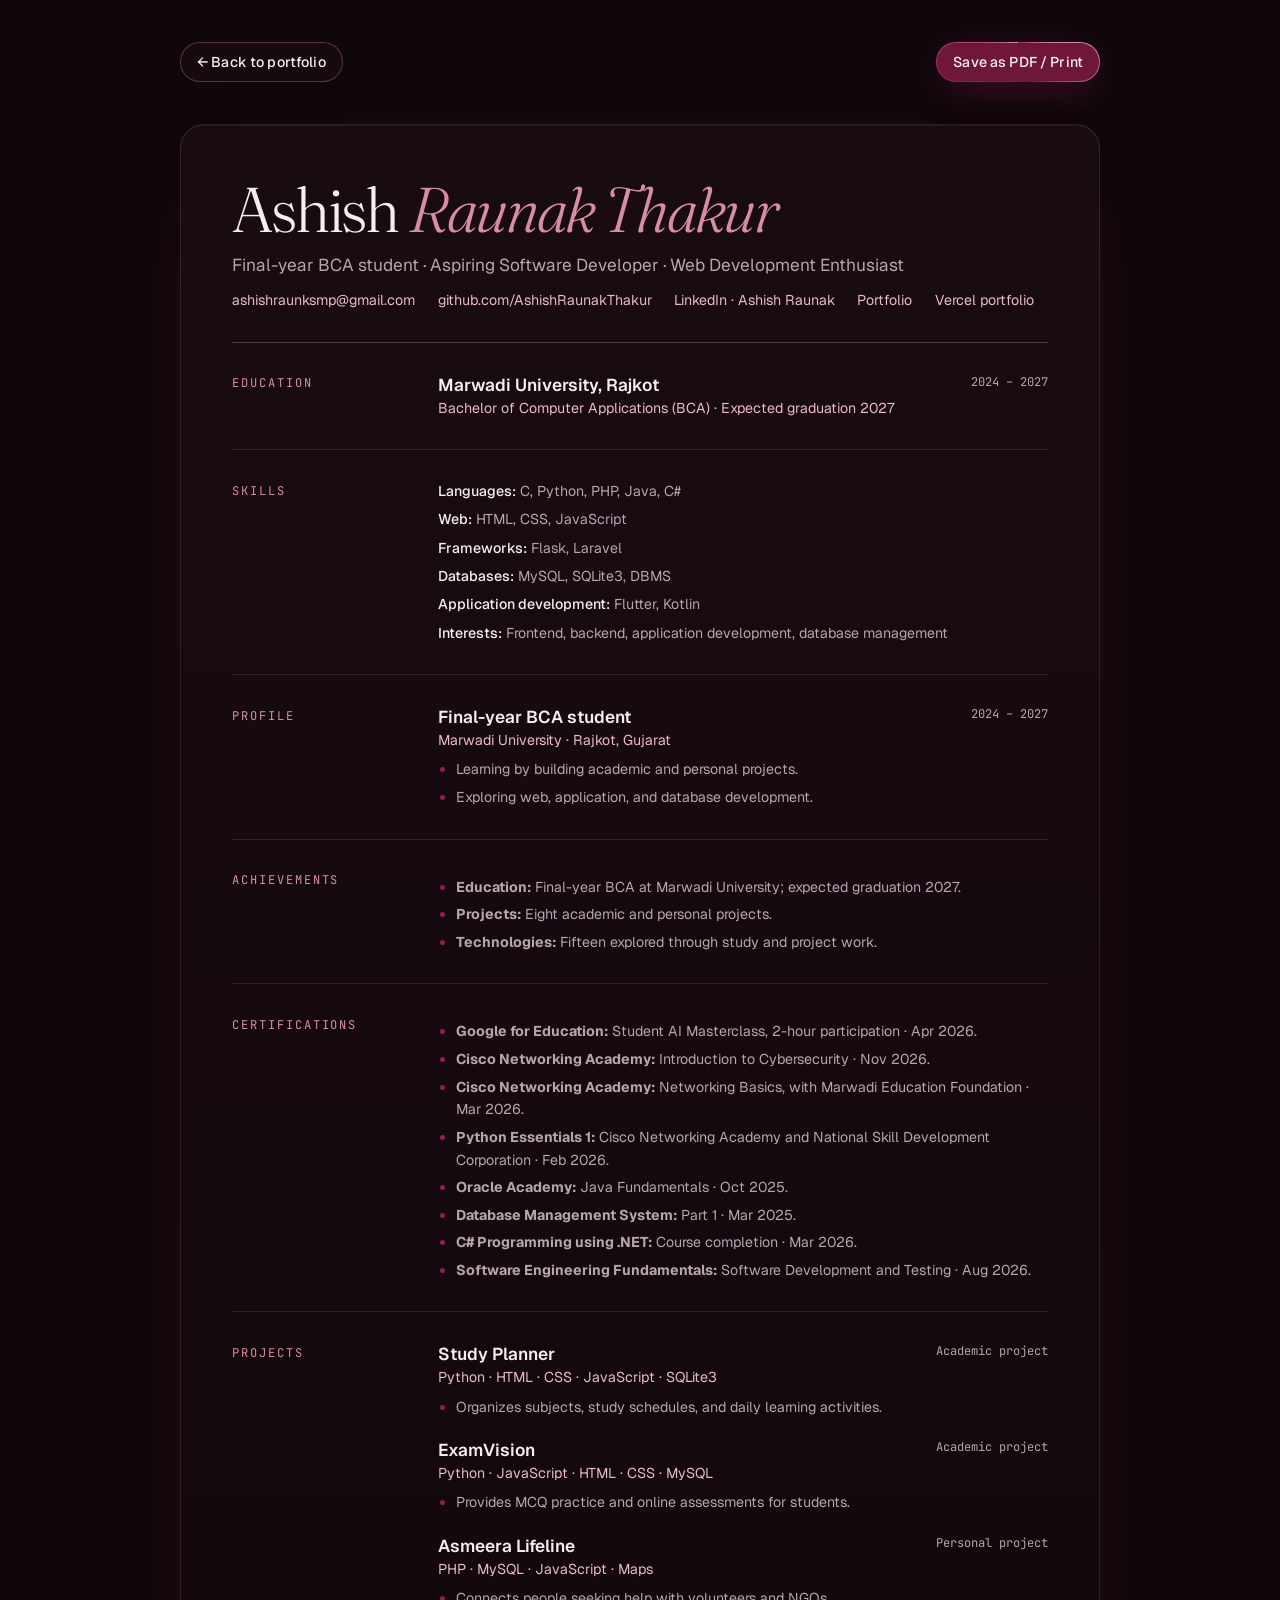
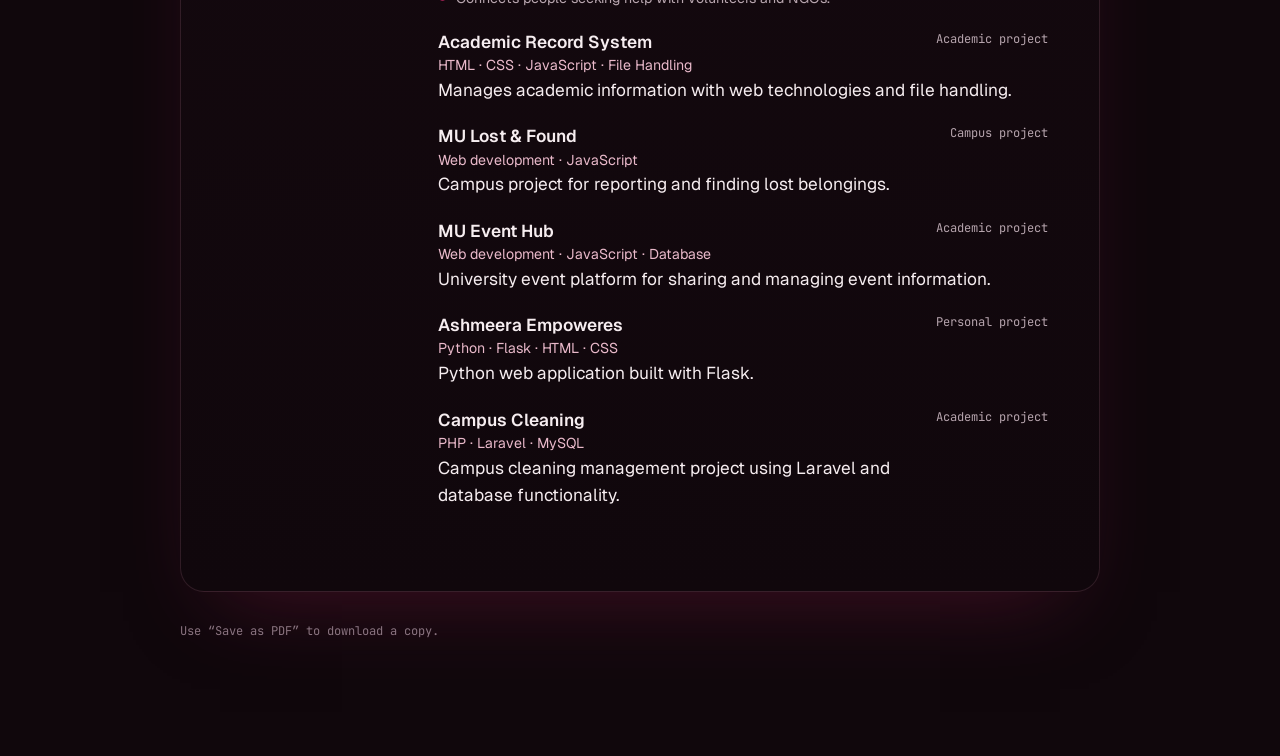
<file: site/resume.html>
<!doctype html>
<html lang="en">
<head>
  <meta charset="utf-8">
  <meta name="viewport" content="width=device-width, initial-scale=1">
  <title>Resume — Ashish Raunak Thakur</title>
  <meta name="description" content="Resume of Ashish Raunak, final-year BCA student at Marwadi University, Rajkot.">
  <meta name="theme-color" content="#10070C">
  <link rel="canonical" href="https://ashishraunakthakur.github.io/resume.html">
  <link rel="icon" href="favicon.svg" type="image/svg+xml">
  <link rel="preconnect" href="https://fonts.googleapis.com">
  <link rel="preconnect" href="https://fonts.gstatic.com" crossorigin>
  <link rel="stylesheet" href="https://fonts.googleapis.com/css2?family=Fraunces:ital,opsz,wght@0,9..144,300..600;1,9..144,300..600&family=Geist:wght@300..700&family=JetBrains+Mono:wght@400;500&display=swap">
  <link rel="stylesheet" href="assets/css/tokens.css">
  <link rel="stylesheet" href="assets/css/base.css">
  <style>
    @layer sections {
      body { padding-block: var(--space-xl) var(--space-3xl); }
      body::after { display: none; }
      .bar {
        display: flex; flex-wrap: wrap; gap: var(--space-s); justify-content: space-between; align-items: center;
        margin-bottom: var(--space-xl);
      }
      .bar__actions { display: flex; flex-wrap: wrap; gap: 0.6rem; }
      .sheet {
        padding: clamp(1.25rem, 4vw, 3.5rem);
        border: 1px solid var(--line);
        border-radius: var(--radius-l);
        background: linear-gradient(180deg, var(--ink-900), var(--ink-950));
        box-shadow: var(--shadow-2);
      }
      .r-head { display: grid; gap: 0.6rem; padding-bottom: var(--space-l); border-bottom: 1px solid var(--line-strong); }
      .r-head h1 { font-family: var(--font-display); font-size: var(--step-4); font-weight: 300; letter-spacing: -0.035em; }
      .r-head h1 em { color: var(--rose-300); }
      .r-head .role { color: var(--text-muted); }
      .r-links { display: flex; flex-wrap: wrap; gap: 0.4rem 1.4rem; list-style: none; padding: 0; font-size: var(--step--1); }
      .r-links a { color: var(--rose-200); }
      .r-sec { display: grid; grid-template-columns: 11rem 1fr; gap: var(--space-l); padding-block: var(--space-l); border-bottom: 1px solid var(--line); }
      .r-sec:last-child { border-bottom: 0; }
      .r-sec > h2 { font-family: var(--font-mono); font-size: var(--step--2); letter-spacing: 0.16em; text-transform: uppercase; color: var(--accent); padding-top: 0.3rem; }
      .r-item + .r-item { margin-top: var(--space-m); }
      .r-item__top { display: flex; flex-wrap: wrap; justify-content: space-between; gap: 0.2rem 1rem; }
      .r-item h3 { font-size: var(--step-0); font-weight: 600; line-height: 1.4; }
      .r-item .meta { font-family: var(--font-mono); font-size: var(--step--2); color: var(--text-muted); white-space: nowrap; }
      .r-item .sub { color: var(--rose-200); font-size: var(--step--1); }
      .r-item ul, .r-list { padding-left: 1.1rem; margin-top: 0.4rem; display: grid; gap: 0.3rem; color: var(--text-muted); font-size: var(--step--1); }
      .r-item li::marker, .r-list li::marker { color: var(--wine-600); }
      .r-skills { display: grid; gap: 0.35rem; font-size: var(--step--1); color: var(--text-muted); }
      .r-skills b { color: var(--ivory); font-weight: 500; }
      .r-note { margin-top: var(--space-l); font-size: var(--step--2); color: var(--faint); font-family: var(--font-mono); }
      @media (max-width: 680px) { .r-sec { grid-template-columns: 1fr; gap: 0.6rem; } }

      @media print {
        .r-sec--projects { break-before: page; page-break-before: always; break-inside: auto; }
        .r-sec--projects > h2 { break-after: avoid; page-break-after: avoid; }
        .r-sec--projects .r-item { break-inside: avoid; page-break-inside: avoid; }
        .r-list--certs { grid-template-columns: repeat(2, minmax(0, 1fr)); column-gap: 0.7rem; padding-left: 0.9rem; }
        .r-list--certs li { break-inside: avoid; line-height: 1.2; }
        .r-sec--certifications { break-inside: avoid; }
        @page { margin: 11mm 12mm; }
        :root { --text-muted: #333; --rose-200: #6E1738; --accent: #6E1738; --ivory: #111; --line: #ddd; --line-strong: #bbb; --faint: #666; }
        body { background: #fff; color: #111; padding: 0; font-size: 9.5pt; }
        .bar, .r-note { display: none; }
        .sheet { border: 0; padding: 0; box-shadow: none; background: none; }
        .r-head { gap: 0.3rem; padding-bottom: 0.45rem; }
        .r-links { gap: 0.15rem 0.75rem; font-size: 8.5pt; }
        .r-sec { grid-template-columns: 8.5rem 1fr; gap: 0.6rem; break-inside: avoid; padding-block: 0.32rem; }
        .r-sec > h2 { font-size: 7.5pt; }
        .r-item + .r-item { margin-top: 0.35rem; }
        .r-item ul, .r-list { margin-top: 0.2rem; gap: 0.12rem; font-size: 8.5pt; }
        .r-skills { gap: 0.12rem; font-size: 8.5pt; }
        .r-head h1 { font-size: 22pt; }
        a { color: inherit !important; }
      }
    }
  </style>
</head>
<body>
  <main class="container" style="max-width: 920px">
    <div class="bar">
      <a class="btn btn--ghost btn--small" href="./">← Back to portfolio</a>
      <div class="bar__actions">
        <button class="btn btn--primary btn--small" type="button" onclick="window.print()">Save as PDF / Print</button>
      </div>
    </div>

    <article class="sheet">
      <header class="r-head">
        <h1>Ashish <em>Raunak Thakur</em></h1>
        <p class="role">Final-year BCA student · Aspiring Software Developer · Web Development Enthusiast</p>
        <ul class="r-links">
          <li><a class="link-u" href="mailto:ashishraunksmp@gmail.com">ashishraunksmp@gmail.com</a></li>
          <li><a class="link-u" href="https://github.com/AshishRaunakThakur">github.com/AshishRaunakThakur</a></li>
          <li><a class="link-u" href="https://www.linkedin.com/in/ashish-raunak-6b670734b/">LinkedIn · Ashish Raunak</a></li>
          <li><a class="link-u" href="https://ashishraunakthakur.github.io/">Portfolio</a></li>
          <li><a class="link-u" href="https://ashishraunak.vercel.app">Vercel portfolio</a></li>
        </ul>
      </header>

      <section class="r-sec">
        <h2>Education</h2>
        <div>
          <div class="r-item">
            <div class="r-item__top"><h3>Marwadi University, Rajkot</h3><span class="meta">2024 – 2027</span></div>
            <p class="sub">Bachelor of Computer Applications (BCA) · Expected graduation 2027</p>
          </div>
        </div>
      </section>

      <section class="r-sec">
        <h2>Skills</h2>
        <div class="r-skills">
          <p><b>Languages:</b> C, Python, PHP, Java, C#</p>
          <p><b>Web:</b> HTML, CSS, JavaScript</p>
          <p><b>Frameworks:</b> Flask, Laravel</p>
          <p><b>Databases:</b> MySQL, SQLite3, DBMS</p>
          <p><b>Application development:</b> Flutter, Kotlin</p>
          <p><b>Interests:</b> Frontend, backend, application development, database management</p>
        </div>
      </section>

      <section class="r-sec">
        <h2>Profile</h2>
        <div class="r-item">
          <div class="r-item__top"><h3>Final-year BCA student</h3><span class="meta">2024 – 2027</span></div>
          <p class="sub">Marwadi University · Rajkot, Gujarat</p>
          <ul>
            <li>Learning by building academic and personal projects.</li>
            <li>Exploring web, application, and database development.</li>
          </ul>
        </div>
      </section>



      <section class="r-sec">
        <h2>Achievements</h2>
        <ul class="r-list">
          <li><strong>Education:</strong> Final-year BCA at Marwadi University; expected graduation 2027.</li>
          <li><strong>Projects:</strong> Eight academic and personal projects.</li>
          <li><strong>Technologies:</strong> Fifteen explored through study and project work.</li>
        </ul>
      </section>

      <section class="r-sec r-sec--certifications">
        <h2>Certifications</h2>
        <ul class="r-list r-list--certs">
          <li><strong>Google for Education:</strong> Student AI Masterclass, 2-hour participation · Apr 2026.</li>
          <li><strong>Cisco Networking Academy:</strong> Introduction to Cybersecurity · Nov 2026.</li>
          <li><strong>Cisco Networking Academy:</strong> Networking Basics, with Marwadi Education Foundation · Mar 2026.</li>
          <li><strong>Python Essentials 1:</strong> Cisco Networking Academy and National Skill Development Corporation · Feb 2026.</li>
          <li><strong>Oracle Academy:</strong> Java Fundamentals · Oct 2025.</li>
          <li><strong>Database Management System:</strong> Part 1 · Mar 2025.</li>
          <li><strong>C# Programming using .NET:</strong> Course completion · Mar 2026.</li>
          <li><strong>Software Engineering Fundamentals:</strong> Software Development and Testing · Aug 2026.</li>
        </ul>
      </section>
      <section class="r-sec r-sec--projects">
        <h2>Projects</h2>
        <div>
          <div class="r-item">
            <div class="r-item__top"><h3>Study Planner</h3><span class="meta">Academic project</span></div>
            <p class="sub">Python · HTML · CSS · JavaScript · SQLite3</p>
            <ul>
              <li>Organizes subjects, study schedules, and daily learning activities.</li>
            </ul>
          </div>
          <div class="r-item">
            <div class="r-item__top"><h3>ExamVision</h3><span class="meta">Academic project</span></div>
            <p class="sub">Python · JavaScript · HTML · CSS · MySQL</p>
            <ul>
              <li>Provides MCQ practice and online assessments for students.</li>
            </ul>
          </div>
          <div class="r-item">
            <div class="r-item__top"><h3>Asmeera Lifeline</h3><span class="meta">Personal project</span></div>
            <p class="sub">PHP · MySQL · JavaScript · Maps</p>
            <ul>
              <li>Connects people seeking help with volunteers and NGOs.</li>
            </ul>
          </div>
          <div class="r-item">
            <div class="r-item__top"><h3>Academic Record System</h3><span class="meta">Academic project</span></div>
            <p class="sub">HTML · CSS · JavaScript · File Handling</p>
            <p>Manages academic information with web technologies and file handling.</p>
          </div>
          <div class="r-item">
            <div class="r-item__top"><h3>MU Lost &amp; Found</h3><span class="meta">Campus project</span></div>
            <p class="sub">Web development · JavaScript</p>
            <p>Campus project for reporting and finding lost belongings.</p>
          </div>
          <div class="r-item">
            <div class="r-item__top"><h3>MU Event Hub</h3><span class="meta">Academic project</span></div>
            <p class="sub">Web development · JavaScript · Database</p>
            <p>University event platform for sharing and managing event information.</p>
          </div>
          <div class="r-item">
            <div class="r-item__top"><h3>Ashmeera Empoweres</h3><span class="meta">Personal project</span></div>
            <p class="sub">Python · Flask · HTML · CSS</p>
            <p>Python web application built with Flask.</p>
          </div>
          <div class="r-item">
            <div class="r-item__top"><h3>Campus Cleaning</h3><span class="meta">Academic project</span></div>
            <p class="sub">PHP · Laravel · MySQL</p>
            <p>Campus cleaning management project using Laravel and database functionality.</p>
          </div>
        </div>
      </section>

    </article>
    <p class="r-note">Use “Save as PDF” to download a copy.</p>
  </main>
</body>
</html>
</file>
<file: site/assets/css/tokens.css>
/* ==========================================================================
   Design tokens — "Burgundy After Dark"
   ========================================================================== */

@property --angle {
  syntax: "<angle>";
  inherits: false;
  initial-value: 0deg;
}

:root {
  color-scheme: dark;

  /* Palette */
  --ink-950: #10070c;
  --ink-900: #190b12;
  --ink-850: #1f0d17;
  --ink-800: #27101c;
  --wine-700: #6e1738;
  --wine-600: #941f4d;
  --rose-300: #d88ca8;
  --rose-200: #e9b9ca;
  --ivory: #f6edf0;
  --muted: #b7a5ae;
  --faint: #8a7480;
  --line: rgba(216, 140, 168, 0.16);
  --line-strong: rgba(216, 140, 168, 0.32);
  --brass: #c9a27a;

  /* Semantic */
  --bg: var(--ink-950);
  --bg-2: var(--ink-900);
  --surface: var(--ink-800);
  --text: var(--ivory);
  --text-muted: var(--muted);
  --accent: var(--rose-300);
  --accent-strong: var(--wine-600);
  --focus: var(--rose-200);

  /* Heatmap scale (near-black → wine → rose) */
  --heat-0: #1c0c15;
  --heat-1: #45122a;
  --heat-2: #6e1738;
  --heat-3: #a12556;
  --heat-4: #e09ab4;

  /* Typography */
  --font-display: "Fraunces", "Iowan Old Style", "Palatino Linotype", Georgia, serif;
  --font-sans: "Geist", "Inter", ui-sans-serif, system-ui, -apple-system, "Segoe UI", sans-serif;
  --font-mono: "JetBrains Mono", ui-monospace, "SF Mono", Menlo, Consolas, monospace;

  --step--2: clamp(0.69rem, 0.66rem + 0.12vw, 0.76rem);
  --step--1: clamp(0.8rem, 0.77rem + 0.16vw, 0.89rem);
  --step-0: clamp(0.97rem, 0.93rem + 0.2vw, 1.08rem);
  --step-1: clamp(1.15rem, 1.08rem + 0.36vw, 1.38rem);
  --step-2: clamp(1.4rem, 1.26rem + 0.7vw, 1.85rem);
  --step-3: clamp(1.8rem, 1.5rem + 1.5vw, 2.8rem);
  --step-4: clamp(2.3rem, 1.75rem + 2.75vw, 4.2rem);
  --step-5: clamp(3rem, 1.9rem + 5.4vw, 7.4rem);

  /* Spacing */
  --space-2xs: clamp(0.25rem, 0.23rem + 0.1vw, 0.31rem);
  --space-xs: clamp(0.5rem, 0.46rem + 0.2vw, 0.63rem);
  --space-s: clamp(0.75rem, 0.7rem + 0.3vw, 0.94rem);
  --space-m: clamp(1rem, 0.92rem + 0.4vw, 1.25rem);
  --space-l: clamp(1.5rem, 1.38rem + 0.6vw, 1.88rem);
  --space-xl: clamp(2rem, 1.8rem + 1vw, 2.75rem);
  --space-2xl: clamp(3rem, 2.6rem + 2vw, 4.5rem);
  --space-3xl: clamp(4.5rem, 3.6rem + 4.5vw, 8rem);

  --gutter: clamp(1rem, 0.5rem + 2.5vw, 2.5rem);
  --max: 1240px;
  --measure: 62ch;

  /* Shape & depth */
  --radius-s: 6px;
  --radius-m: 14px;
  --radius-l: 24px;
  --shadow-1: 0 1px 0 rgba(246, 237, 240, 0.04) inset, 0 18px 40px -24px rgba(0, 0, 0, 0.8);
  --shadow-2: 0 1px 0 rgba(246, 237, 240, 0.06) inset, 0 40px 80px -40px rgba(110, 23, 56, 0.55);

  /* Motion */
  --ease-out: cubic-bezier(0.16, 1, 0.3, 1);
  --ease-in-out: cubic-bezier(0.65, 0, 0.35, 1);
  --ease-spring: cubic-bezier(0.34, 1.56, 0.64, 1);
  --dur-1: 160ms;
  --dur-2: 320ms;
  --dur-3: 700ms;
  --dur-4: 1100ms;

  --nav-h: 68px;
}

@media (prefers-reduced-motion: reduce) {
  :root {
    --dur-1: 0ms;
    --dur-2: 0ms;
    --dur-3: 0ms;
    --dur-4: 0ms;
  }
}
</file>
<file: site/assets/css/base.css>
/* ==========================================================================
   Base — reset, typography, shared primitives, motion utilities
   ========================================================================== */

@layer reset, base, components, sections, utilities;

@layer reset {
  *, *::before, *::after { box-sizing: border-box; }
  * { margin: 0; }
  html { -webkit-text-size-adjust: 100%; text-size-adjust: 100%; }
  img, svg, video { display: block; max-width: 100%; }
  input, button, textarea, select { font: inherit; color: inherit; }
  button { background: none; border: 0; padding: 0; cursor: pointer; }
  ul[role="list"], ol[role="list"] { list-style: none; padding: 0; }
  p, h1, h2, h3, h4, li { overflow-wrap: break-word; }
}

@layer base {
  html {
    scroll-behavior: smooth;
    scroll-padding-top: calc(var(--nav-h) + 1.5rem);
    background: var(--bg);
  }
  @media (prefers-reduced-motion: reduce) { html { scroll-behavior: auto; } }

  body {
    min-height: 100vh;
    background: var(--bg);
    color: var(--text);
    font-family: var(--font-sans);
    font-size: var(--step-0);
    line-height: 1.6;
    font-feature-settings: "ss01", "cv11";
    -webkit-font-smoothing: antialiased;
    -moz-osx-font-smoothing: grayscale;
    text-rendering: optimizeLegibility;
    overflow-x: clip;
  }

  /* Film grain over the whole page — one fixed layer, no per-element cost */
  body::after {
    content: "";
    position: fixed;
    inset: 0;
    z-index: 100;
    pointer-events: none;
    opacity: 0.06;
    mix-blend-mode: overlay;
    background-image: url("data:image/svg+xml,%3Csvg xmlns='http://www.w3.org/2000/svg' width='180' height='180'%3E%3Cfilter id='n'%3E%3CfeTurbulence type='fractalNoise' baseFrequency='.85' numOctaves='3' stitchTiles='stitch'/%3E%3CfeColorMatrix values='0 0 0 0 1 0 0 0 0 1 0 0 0 0 1 0 0 0 1 0'/%3E%3C/filter%3E%3Crect width='100%25' height='100%25' filter='url(%23n)'/%3E%3C/svg%3E");
  }

  ::selection { background: var(--wine-600); color: var(--ivory); }

  h1, h2, h3 { font-weight: 400; line-height: 1.05; text-wrap: balance; }
  p { text-wrap: pretty; }

  a { color: inherit; text-decoration: none; }

  :focus-visible {
    outline: 2px solid var(--focus);
    outline-offset: 3px;
    border-radius: 4px;
  }

  [hidden] { display: none !important; }
}

@layer components {
  .skip-link {
    position: fixed;
    top: 0.75rem;
    left: 0.75rem;
    z-index: 200;
    padding: 0.6rem 1rem;
    background: var(--ivory);
    color: var(--ink-950);
    border-radius: var(--radius-s);
    font-weight: 600;
    transform: translateY(-160%);
    transition: transform var(--dur-2) var(--ease-out);
  }
  .skip-link:focus { transform: none; }

  .container {
    width: min(100% - 2 * var(--gutter), var(--max));
    margin-inline: auto;
  }

  /* Monospace metadata labels */
  .mono {
    font-family: var(--font-mono);
    font-size: var(--step--2);
    letter-spacing: 0.08em;
    text-transform: uppercase;
    color: var(--text-muted);
  }

  .eyebrow {
    display: inline-flex;
    align-items: center;
    gap: 0.75em;
    font-family: var(--font-mono);
    font-size: var(--step--2);
    letter-spacing: 0.22em;
    text-transform: uppercase;
    color: var(--accent);
  }
  .eyebrow::before {
    content: "";
    width: 2.25rem;
    height: 1px;
    background: linear-gradient(90deg, transparent, currentColor);
  }

  .serif { font-family: var(--font-display); }
  .italic { font-style: italic; font-variation-settings: "SOFT" 100, "WONK" 1; }

  /* --- Section heading pattern ------------------------------------------ */
  .section { position: relative; padding-block: var(--space-3xl); }
  .section-head {
    display: grid;
    gap: var(--space-m);
    margin-bottom: var(--space-2xl);
    max-width: 52rem;
  }
  .section-index {
    display: flex;
    align-items: baseline;
    gap: 1rem;
    font-family: var(--font-mono);
    font-size: var(--step--2);
    letter-spacing: 0.16em;
    text-transform: uppercase;
    color: var(--text-muted);
  }
  .section-index b { color: var(--accent); font-weight: 500; }
  .section-title {
    font-family: var(--font-display);
    font-size: var(--step-4);
    font-weight: 300;
    font-variation-settings: "opsz" 144, "SOFT" 30;
    letter-spacing: -0.03em;
  }
  .section-title em {
    font-style: italic;
    color: var(--rose-200);
    font-variation-settings: "opsz" 144, "SOFT" 100, "WONK" 1;
  }
  .section-lede { color: var(--text-muted); max-width: var(--measure); font-size: var(--step-1); line-height: 1.55; }

  /* --- Buttons ------------------------------------------------------------ */
  .btn {
    --btn-bg: transparent;
    position: relative;
    display: inline-flex;
    align-items: center;
    justify-content: center;
    gap: 0.6rem;
    min-height: 3rem;
    padding: 0.8rem 1.4rem;
    border-radius: 999px;
    font-weight: 500;
    font-size: var(--step--1);
    letter-spacing: 0.01em;
    background: var(--btn-bg);
    isolation: isolate;
    transition:
      transform var(--dur-2) var(--ease-out),
      background-color var(--dur-2) var(--ease-out),
      color var(--dur-2) var(--ease-out),
      box-shadow var(--dur-2) var(--ease-out);
    translate: var(--mag-x, 0) var(--mag-y, 0);
  }
  .btn svg { width: 1.05em; height: 1.05em; flex: none; transition: transform var(--dur-2) var(--ease-out); }
  .btn:hover svg.arrow { transform: translateX(3px); }

  /* Primary: wine core with a rotating conic rim */
  .btn--primary {
    color: var(--ivory);
    background:
      linear-gradient(var(--wine-700), var(--wine-700)) padding-box,
      conic-gradient(from var(--angle), var(--wine-600), var(--rose-300), var(--wine-700) 40%, var(--wine-600) 70%, var(--rose-300)) border-box;
    border: 1px solid transparent;
    box-shadow: 0 10px 40px -12px rgba(148, 31, 77, 0.8);
    animation: spin-angle 6s linear infinite;
  }
  .btn--primary::before {
    content: "";
    position: absolute;
    inset: 0;
    z-index: -1;
    border-radius: inherit;
    background: radial-gradient(120% 140% at var(--bx, 50%) 120%, rgba(216, 140, 168, 0.45), transparent 60%);
    opacity: 0;
    transition: opacity var(--dur-2) var(--ease-out);
  }
  .btn--primary:hover::before { opacity: 1; }

  .btn--ghost {
    color: var(--ivory);
    border: 1px solid var(--line-strong);
    background: rgba(39, 16, 28, 0.35);
  }
  .btn--ghost:hover { background: rgba(110, 23, 56, 0.3); border-color: rgba(216, 140, 168, 0.5); }

  .btn--small { min-height: 2.4rem; padding: 0.5rem 1rem; }

  /* Underline that draws in from the left */
  .link-u {
    background: linear-gradient(currentColor, currentColor) 0 100% / 0% 1px no-repeat;
    transition: background-size var(--dur-2) var(--ease-out), color var(--dur-2);
    padding-bottom: 2px;
  }
  .link-u:hover, .link-u:focus-visible { background-size: 100% 1px; color: var(--ivory); }

  /* Tags */
  .tags { display: flex; flex-wrap: wrap; gap: 0.4rem; list-style: none; padding: 0; }
  .tag {
    font-family: var(--font-mono);
    font-size: var(--step--2);
    letter-spacing: 0.03em;
    padding: 0.28rem 0.6rem;
    border: 1px solid var(--line);
    border-radius: 999px;
    color: var(--rose-200);
    background: rgba(39, 16, 28, 0.6);
  }

  /* Glass — used sparingly (nav, tooltip, a couple of chips) */
  .glass {
    background: rgba(25, 11, 18, 0.72);
    border: 1px solid var(--line);
  }
  @supports ((backdrop-filter: blur(1px)) or (-webkit-backdrop-filter: blur(1px))) {
    .glass {
      background: rgba(25, 11, 18, 0.55);
      -webkit-backdrop-filter: blur(14px) saturate(140%);
      backdrop-filter: blur(14px) saturate(140%);
    }
  }

  .icon { width: 1.1em; height: 1.1em; flex: none; }
}

/* ==========================================================================
   Motion utilities
   ========================================================================== */
@layer utilities {
  /* Scroll reveals: the module enables these only after it loads successfully. */
  .js [data-reveal] {
    opacity: 0;
    transform: translate3d(0, 28px, 0);
    transition:
      opacity var(--dur-4) var(--ease-out),
      transform var(--dur-4) var(--ease-out);
    transition-delay: calc(var(--d, 0) * 90ms);
  }
  .js [data-reveal="fade"] { transform: none; }
  .js [data-reveal="left"] { transform: translate3d(-32px, 0, 0); }
  .js [data-reveal].is-in { opacity: 1; transform: none; }

  /* Line-mask reveal for display headlines */
  .line-mask { display: block; overflow: hidden; padding-bottom: 0.08em; margin-bottom: -0.08em; }
  .line-mask > span { display: block; }
  .js .line-mask > span {
    transform: translate3d(0, 105%, 0);
    transition: transform 1.2s var(--ease-out);
    transition-delay: calc(var(--d, 0) * 110ms + 250ms);
  }
  .js .is-ready .line-mask > span { transform: none; }

  .visually-hidden {
    position: absolute !important;
    width: 1px; height: 1px;
    padding: 0; margin: -1px;
    overflow: hidden; clip: rect(0 0 0 0);
    white-space: nowrap; border: 0;
  }

  @media (prefers-reduced-motion: reduce) {
    .js [data-reveal], .js .line-mask > span { opacity: 1; transform: none; transition: none; }
    *, *::before, *::after { animation-duration: 0.001ms !important; animation-iteration-count: 1 !important; }
  }
}

@keyframes spin-angle { to { --angle: 360deg; } }
@keyframes pulse-dot {
  0% { box-shadow: 0 0 0 0 rgba(216, 140, 168, 0.55); }
  70% { box-shadow: 0 0 0 10px rgba(216, 140, 168, 0); }
  100% { box-shadow: 0 0 0 0 rgba(216, 140, 168, 0); }
}
@keyframes drift {
  0%, 100% { transform: translate3d(0, 0, 0) scale(1); }
  50% { transform: translate3d(var(--dx, 4%), var(--dy, -3%), 0) scale(1.08); }
}
@keyframes rotate { to { transform: rotate(360deg); } }
@keyframes draw { to { stroke-dashoffset: 0; } }

/* Cross-document view transitions (index ↔ resume) where supported */
@view-transition { navigation: auto; }
::view-transition-old(root),
::view-transition-new(root) { animation-duration: 420ms; animation-timing-function: var(--ease-in-out); }
</file>
<file: site/assets/css/components.css>
/* ==========================================================================
   Components — intro, progress, navigation, heatmap
   ========================================================================== */

@layer components {
  /* --- Opening sequence ---------------------------------------------------
     A 1.4s monogram draw that fades out on its own. pointer-events: none
     means the page underneath is usable from the first frame. */
  .intro {
    position: fixed;
    inset: 0;
    z-index: 150;
    display: grid;
    place-items: center;
    background: var(--ink-950);
    pointer-events: none;
    animation: intro-out 0.9s var(--ease-in-out) 1s forwards;
  }
  .intro__mark { width: 84px; height: 84px; }
  .intro__mark circle {
    fill: none;
    stroke: var(--rose-300);
    stroke-width: 1;
    stroke-dasharray: 340;
    stroke-dashoffset: 340;
    animation: draw 1.1s var(--ease-out) forwards;
  }
  .intro__mark text {
    font-family: var(--font-display);
    font-style: italic;
    font-size: 40px;
    fill: var(--ivory);
    opacity: 0;
    animation: fade-in 0.6s var(--ease-out) 0.35s forwards;
  }
  .no-intro .intro { display: none; }
  @keyframes intro-out { to { opacity: 0; visibility: hidden; } }
  @keyframes fade-in { to { opacity: 1; } }
  @media (prefers-reduced-motion: reduce) { .intro { display: none; } }

  /* --- Scroll progress ---------------------------------------------------- */
  .scroll-progress {
    position: fixed;
    inset: 0 0 auto;
    height: 2px;
    z-index: 120;
    pointer-events: none;
  }
  .scroll-progress span {
    display: block;
    height: 100%;
    transform-origin: 0 50%;
    transform: scaleX(var(--progress, 0));
    background: linear-gradient(90deg, var(--wine-700), var(--rose-300));
    box-shadow: 0 0 12px rgba(216, 140, 168, 0.6);
  }
  /* Native scroll-driven version; JS only fills --progress when unsupported */
  @supports (animation-timeline: scroll()) {
    .scroll-progress span {
      transform: scaleX(0);
      animation: grow-x linear both;
      animation-timeline: scroll(root block);
    }
  }
  @keyframes grow-x { to { transform: scaleX(1); } }

  /* --- Navigation ----------------------------------------------------------- */
  .nav {
    position: fixed;
    inset: 0 0 auto;
    z-index: 110;
    height: var(--nav-h);
    transition: background-color var(--dur-3) var(--ease-out), border-color var(--dur-3), translate var(--dur-3) var(--ease-out);
    border-bottom: 1px solid transparent;
  }
  .nav.is-scrolled {
    background: rgba(16, 7, 12, 0.82);
    border-bottom-color: var(--line);
  }
  @supports ((backdrop-filter: blur(1px)) or (-webkit-backdrop-filter: blur(1px))) {
    .nav.is-scrolled {
      background: rgba(16, 7, 12, 0.6);
      -webkit-backdrop-filter: blur(16px) saturate(150%);
      backdrop-filter: blur(16px) saturate(150%);
    }
  }
  .nav.is-hidden:not(.is-open) { translate: 0 -100%; }

  .nav__inner {
    height: 100%;
    display: flex;
    align-items: center;
    gap: var(--space-l);
  }
  .nav__brand { display: inline-flex; align-items: center; gap: 0.7rem; margin-right: auto; }
  .nav__mono { width: 36px; height: 36px; }
  .nav__mono rect { fill: var(--ink-800); stroke: var(--line-strong); transition: fill var(--dur-2); }
  .nav__mono text { font-family: var(--font-display); font-style: italic; font-size: 17px; fill: var(--ivory); }
  .nav__brand:hover .nav__mono rect { fill: var(--wine-700); }
  .nav__name { font-weight: 500; letter-spacing: -0.01em; font-size: var(--step--1); }

  .nav__links ul { display: flex; gap: 0.25rem; list-style: none; padding: 0; }
  .nav__links a {
    position: relative;
    display: block;
    padding: 0.5rem 0.8rem;
    font-size: var(--step--1);
    color: var(--text-muted);
    border-radius: 999px;
    transition: color var(--dur-2);
  }
  .nav__links a::after {
    content: "";
    position: absolute;
    left: 50%;
    bottom: 0.2rem;
    width: 4px;
    height: 4px;
    border-radius: 50%;
    background: var(--rose-300);
    transform: translateX(-50%) scale(0);
    transition: transform var(--dur-2) var(--ease-spring);
  }
  .nav__links a:hover { color: var(--ivory); }
  .nav__links a[aria-current="true"] { color: var(--ivory); }
  .nav__links a[aria-current="true"]::after { transform: translateX(-50%) scale(1); }

  .nav__toggle { display: none; width: 44px; height: 44px; border-radius: 50%; border: 1px solid var(--line-strong); place-items: center; }
  .nav__burger { position: relative; width: 18px; height: 10px; }
  .nav__burger i {
    position: absolute;
    left: 0;
    width: 100%;
    height: 1.5px;
    background: var(--ivory);
    border-radius: 2px;
    transition: transform var(--dur-2) var(--ease-out), top var(--dur-2) var(--ease-out);
  }
  .nav__burger i:first-child { top: 0; }
  .nav__burger i:last-child { top: 100%; }
  .nav.is-open .nav__burger i { top: 50%; }
  .nav.is-open .nav__burger i:first-child { transform: rotate(45deg); }
  .nav.is-open .nav__burger i:last-child { transform: rotate(-45deg); }

  .mobile-menu {
    position: fixed;
    inset: var(--nav-h) 0 0;
    padding: var(--space-xl) var(--gutter);
    background: var(--ink-950);
    display: flex;
    flex-direction: column;
    justify-content: space-between;
    overflow-y: auto;
    clip-path: inset(0 0 100% 0);
    transition: clip-path var(--dur-3) var(--ease-in-out);
  }
  .mobile-menu.is-open { clip-path: inset(0 0 0 0); }
  .mobile-menu ol { list-style: none; padding: 0; }
  .mobile-menu li {
    border-bottom: 1px solid var(--line);
    opacity: 0;
    transform: translateY(16px);
    transition: opacity var(--dur-3) var(--ease-out), transform var(--dur-3) var(--ease-out);
    transition-delay: calc(var(--i) * 50ms + 120ms);
  }
  .mobile-menu.is-open li { opacity: 1; transform: none; }
  .mobile-menu li a {
    display: flex;
    align-items: baseline;
    gap: 1rem;
    padding: 1rem 0;
    font-family: var(--font-display);
    font-size: var(--step-3);
    font-weight: 300;
    letter-spacing: -0.02em;
  }
  .mobile-menu__foot { display: grid; gap: 1rem; justify-items: start; padding-top: var(--space-xl); }

  @media (max-width: 960px) {
    .nav__links, .nav__cta { display: none; }
    .nav__toggle { display: grid; }
  }
  @media (min-width: 961px) { .mobile-menu { display: none !important; } }

  /* --- Heatmap -------------------------------------------------------------- */
  .heatmap {
    --cell: 13px;
    --gap: 3px;
    position: relative;
    padding: var(--space-xl);
    border-radius: var(--radius-l);
    background:
      radial-gradient(80% 120% at 100% 0%, rgba(110, 23, 56, 0.28), transparent 60%),
      linear-gradient(180deg, var(--ink-900), var(--ink-950));
    border: 1px solid var(--line);
    box-shadow: var(--shadow-2);
    container-type: inline-size;
  }
  .heatmap__top {
    display: flex;
    flex-wrap: wrap;
    align-items: center;
    justify-content: space-between;
    gap: var(--space-m);
    margin-bottom: var(--space-l);
  }
  .heatmap__glance { margin-bottom: var(--space-l); }
  .heatmap__glance h3 { margin-bottom: var(--space-s); color: var(--accent); }
  .heatmap__stats--glance { margin-bottom: var(--space-l); }
  .heatmap__stats--glance dd { font-size: var(--step-2); }
  .heatmap__ranges {
    display: inline-flex;
    padding: 4px;
    border-radius: 999px;
    border: 1px solid var(--line);
    background: rgba(16, 7, 12, 0.6);
  }
  .heatmap__ranges button {
    padding: 0.4rem 0.9rem;
    border-radius: 999px;
    font-size: var(--step--1);
    color: var(--text-muted);
    transition: background-color var(--dur-2), color var(--dur-2);
  }
  .heatmap__ranges button:hover { color: var(--ivory); }
  .heatmap__ranges button[aria-pressed="true"] { background: var(--wine-700); color: var(--ivory); }
  .heatmap__source { max-width: 42ch; text-transform: none; letter-spacing: 0.02em; }
  .heatmap__source a { color: var(--rose-200); }
  .heatmap__source .badge {
    display: inline-block;
    margin-right: 0.5em;
    padding: 0.1rem 0.45rem;
    border-radius: 4px;
    font-size: 0.9em;
    letter-spacing: 0.1em;
    text-transform: uppercase;
    background: rgba(216, 140, 168, 0.12);
    color: var(--rose-200);
  }
  .heatmap__source .badge--demo { background: rgba(201, 162, 122, 0.18); color: var(--brass); }

  .heatmap__stats {
    display: grid;
    grid-template-columns: repeat(4, minmax(0, 1fr));
    gap: var(--space-m);
    margin-bottom: var(--space-l);
    padding-bottom: var(--space-l);
    border-bottom: 1px solid var(--line);
  }
  .heatmap__stats dd {
    font-family: var(--font-display);
    font-size: var(--step-3);
    font-weight: 300;
    letter-spacing: -0.02em;
    line-height: 1.1;
    font-variant-numeric: tabular-nums;
  }
  .heatmap__stats dd small { display: block; font-family: var(--font-mono); font-size: var(--step--2); color: var(--text-muted); letter-spacing: 0.02em; }
  @container (max-width: 560px) {
    .heatmap__stats { grid-template-columns: repeat(2, minmax(0, 1fr)); }
  }

  .heatmap__scroller {
    /* cells grow with the panel (53 weeks + weekday labels), within limits */
    --cell: clamp(11px, calc((100cqi - 4rem) / 53 - var(--gap)), 17px);
    overflow-x: auto;
    overscroll-behavior-x: contain;
    scrollbar-width: thin;
    scrollbar-color: var(--wine-700) transparent;
    padding-bottom: 0.5rem;
    /* soft fade at the edges when scrollable */
    mask-image: linear-gradient(90deg, transparent, #000 12px, #000 calc(100% - 12px), transparent);
  }
  .heatmap__board {
    display: grid;
    grid-template-columns: auto 1fr;
    grid-template-rows: auto auto;
    column-gap: 0.6rem;
    row-gap: 0.4rem;
    width: max-content;
    margin-inline: auto;
    padding-inline: 12px;
  }
  .heatmap__months {
    grid-column: 2;
    position: relative;
    height: 1.1em;
    font-family: var(--font-mono);
    font-size: var(--step--2);
    color: var(--text-muted);
  }
  .heatmap__months span { position: absolute; top: 0; white-space: nowrap; }
  .heatmap__days {
    grid-column: 1;
    grid-row: 2;
    display: grid;
    grid-template-rows: repeat(7, var(--cell));
    gap: var(--gap);
    text-transform: none;
    letter-spacing: 0;
    font-size: 0.66rem;
    line-height: var(--cell);
  }
  .heatmap__days span:nth-child(1) { grid-row: 2; }
  .heatmap__days span:nth-child(2) { grid-row: 4; }
  .heatmap__days span:nth-child(3) { grid-row: 6; }

  .heatmap__grid {
    grid-column: 2;
    grid-row: 2;
    display: grid;
    grid-template-rows: repeat(7, var(--cell));
    grid-auto-columns: var(--cell);
    gap: var(--gap);
  }
  .heatmap__grid [role="row"] { display: contents; }

  .cell {
    width: var(--cell);
    height: var(--cell);
    border-radius: 3px;
    background: var(--heat-0);
    box-shadow: inset 0 0 0 1px rgba(246, 237, 240, 0.03);
    cursor: pointer;
    transition: transform var(--dur-1) var(--ease-out), opacity var(--dur-2), box-shadow var(--dur-1);
    /* entrance */
    opacity: 0;
    transform: scale(0.4);
  }
  .cell[data-l="1"] { background: var(--heat-1); }
  .cell[data-l="2"] { background: var(--heat-2); }
  .cell[data-l="3"] { background: var(--heat-3); }
  .cell[data-l="4"] { background: var(--heat-4); box-shadow: 0 0 10px -2px rgba(224, 154, 180, 0.7); }
  .is-live .cell {
    opacity: 1;
    transform: none;
    transition-delay: calc(var(--w) * 14ms);
  }
  .cell.is-dim { opacity: 0.18; }
  .cell:hover, .cell:focus-visible, .cell[aria-selected="true"] {
    transform: scale(1.45);
    box-shadow: 0 0 0 1.5px var(--ivory), 0 4px 14px rgba(0, 0, 0, 0.6);
    outline: none;
    position: relative;
    z-index: 1;
    transition-delay: 0ms;
  }
  @media (prefers-reduced-motion: reduce) {
    .cell { opacity: 1; transform: none; }
    .cell:hover, .cell:focus-visible, .cell[aria-selected="true"] { transform: none; }
  }

  .heatmap__foot {
    display: flex;
    flex-wrap: wrap;
    justify-content: space-between;
    align-items: center;
    gap: var(--space-s);
    margin-top: var(--space-m);
  }
  .heatmap__readout { color: var(--text-muted); font-size: var(--step--1); min-height: 1.6em; }
  .heatmap__readout b { color: var(--ivory); font-weight: 500; }
  .heatmap__legend { display: inline-flex; align-items: center; gap: 4px; }
  .heatmap__legend .mono { text-transform: none; letter-spacing: 0; margin-inline: 0.35rem; }
  .heatmap__legend i { width: 12px; height: 12px; border-radius: 3px; background: var(--heat-0); }
  .heatmap__legend i[data-l="1"] { background: var(--heat-1); }
  .heatmap__legend i[data-l="2"] { background: var(--heat-2); }
  .heatmap__legend i[data-l="3"] { background: var(--heat-3); }
  .heatmap__legend i[data-l="4"] { background: var(--heat-4); }

  .heatmap__tip {
    position: absolute;
    left: 0;
    top: 0;
    z-index: 5;
    padding: 0.55rem 0.75rem;
    border-radius: 10px;
    pointer-events: none;
    font-size: var(--step--1);
    line-height: 1.35;
    white-space: nowrap;
    translate: -50% calc(-100% - 12px);
    box-shadow: 0 12px 30px -10px rgba(0, 0, 0, 0.8);
  }
  .heatmap__tip b { display: block; font-weight: 500; }
  .heatmap__tip span { font-family: var(--font-mono); font-size: var(--step--2); color: var(--text-muted); }

  @media (max-width: 640px) {
    .heatmap { padding: var(--space-l) var(--space-m); --cell: 12px; }
  }
}
</file>
<file: site/assets/css/sections.css>
/* ==========================================================================
   Sections
   ========================================================================== */

@layer sections {
  /* ======================================================== HERO ======== */
  .hero {
    --mx: 70%;
    --my: 35%;
    position: relative;
    min-height: 100svh;
    display: grid;
    grid-template-rows: 1fr auto;
    padding-top: calc(var(--nav-h) + var(--space-xl));
    overflow: clip;
    isolation: isolate;
  }

  .hero__bg { position: absolute; inset: 0; z-index: -1; pointer-events: none; }
  .hero__bg::before {
    /* Base wash: layered radial gradients */
    content: "";
    position: absolute;
    inset: 0;
    background:
      radial-gradient(60% 50% at 78% 40%, rgba(110, 23, 56, 0.45), transparent 70%),
      radial-gradient(40% 40% at 10% 90%, rgba(148, 31, 77, 0.18), transparent 70%),
      radial-gradient(120% 80% at 50% 0%, var(--ink-900), var(--ink-950) 70%);
  }
  .hero__bg::after {
    /* fade into the next section */
    content: "";
    position: absolute;
    inset: auto 0 0;
    height: 30%;
    background: linear-gradient(transparent, var(--bg));
  }

  /* Slow-moving light fields — transform-only animation on two layers */
  .hero__field {
    position: absolute;
    width: 60vmax;
    height: 60vmax;
    border-radius: 50%;
    opacity: 0.5;
    will-change: transform;
    animation: drift 22s var(--ease-in-out) infinite;
  }
  .hero__field--a {
    top: -20vmax;
    right: -15vmax;
    background: radial-gradient(closest-side, rgba(148, 31, 77, 0.55), transparent);
  }
  .hero__field--b {
    bottom: -30vmax;
    left: -20vmax;
    --dx: 6%;
    --dy: -5%;
    animation-duration: 30s;
    animation-direction: reverse;
    background: radial-gradient(closest-side, rgba(110, 23, 56, 0.45), transparent);
  }

  /* Technical grid, masked so it only shows around the composition */
  .hero__grid {
    position: absolute;
    inset: 0;
    background-image:
      linear-gradient(rgba(216, 140, 168, 0.06) 1px, transparent 1px),
      linear-gradient(90deg, rgba(216, 140, 168, 0.06) 1px, transparent 1px);
    background-size: 64px 64px;
    background-position: center center;
    -webkit-mask-image: radial-gradient(70% 60% at 60% 45%, #000 20%, transparent 75%);
    mask-image: radial-gradient(70% 60% at 60% 45%, #000 20%, transparent 75%);
  }

  /* Pointer-reactive light (vars set by JS, rAF throttled) */
  .hero__spot {
    position: absolute;
    inset: 0;
    background: radial-gradient(520px circle at var(--mx) var(--my), rgba(216, 140, 168, 0.13), transparent 60%);
    transition: background-position 0.2s;
  }

  .hero__orbits {
    position: absolute;
    top: 50%;
    right: -8vw;
    width: min(92vh, 860px);
    translate: 0 -50%;
    opacity: 0.85;
  }
  .orbit { transform-origin: 400px 400px; transform-box: view-box; }
  .orbit--1 { animation: rotate 80s linear infinite; }
  .orbit--2 { animation: rotate 120s linear infinite reverse; }
  .orbit--3 { animation: rotate 60s linear infinite; }
  .orbit ellipse { stroke-width: 1; }

  .hero__inner {
    display: grid;
    grid-template-columns: minmax(0, 1.15fr) minmax(0, 0.85fr);
    align-items: center;
    gap: var(--space-2xl);
  }

  .hero__copy { display: grid; justify-items: start; gap: var(--space-l); }

  .hero__status {
    display: inline-flex;
    align-items: center;
    gap: 0.65rem;
    padding: 0.4rem 0.9rem 0.4rem 0.7rem;
    border: 1px solid var(--line);
    border-radius: 999px;
    background: rgba(39, 16, 28, 0.5);
    font-size: var(--step--1);
    color: var(--text-muted);
  }
  .hero__status .dot {
    width: 7px;
    height: 7px;
    border-radius: 50%;
    background: var(--rose-300);
    animation: pulse-dot 2.4s var(--ease-out) infinite;
  }

  .hero__title {
    font-family: var(--font-display);
    font-size: var(--step-5);
    font-weight: 300;
    line-height: 0.92;
    letter-spacing: -0.045em;
    font-variation-settings: "opsz" 144, "SOFT" 0;
  }
  .hero__title .italic {
    font-weight: 300;
    background: linear-gradient(100deg, var(--ivory) 10%, var(--rose-300) 55%, var(--wine-600) 100%);
    -webkit-background-clip: text;
    background-clip: text;
    color: transparent;
    padding-right: 0.08em;
  }
  .hero__period { color: var(--rose-300); -webkit-text-fill-color: var(--rose-300); }

  .hero__lede { max-width: 34rem; font-size: var(--step-1); color: var(--text-muted); line-height: 1.55; }
  .hero__lede em { font-family: var(--font-display); font-style: italic; color: var(--ivory); font-size: 1.08em; }

  .hero__ctas { display: flex; flex-wrap: wrap; gap: var(--space-s); }

  .hero__social { display: flex; gap: var(--space-l); list-style: none; padding: 0; }
  .hero__social a { display: inline-flex; align-items: center; gap: 0.5rem; font-size: var(--step--1); color: var(--text-muted); }

  /* --- Portrait --------------------------------------------------------- */
  .portrait {
    --rx: 0deg;
    --ry: 0deg;
    position: relative;
    justify-self: center;
    width: min(100%, 460px);
    perspective: 1200px;
  }
  .js .portrait { opacity: 0; transform: translateY(24px); transition: opacity 1.2s var(--ease-out) 0.5s, transform 1.2s var(--ease-out) 0.5s; }
  .js .is-ready .portrait { opacity: 1; transform: none; }

  .portrait__frame {
    position: relative;
    padding: 10px;
    border-radius: 220px 220px var(--radius-l) var(--radius-l);
    background:
      linear-gradient(var(--ink-900), var(--ink-900)) padding-box,
      conic-gradient(from var(--angle), rgba(216, 140, 168, 0.1), rgba(216, 140, 168, 0.7), rgba(148, 31, 77, 0.2) 35%, rgba(216, 140, 168, 0.1) 60%, rgba(201, 162, 122, 0.55) 80%, rgba(216, 140, 168, 0.1)) border-box;
    border: 1px solid transparent;
    transform: rotateX(var(--rx)) rotateY(var(--ry));
    transform-style: preserve-3d;
    transition: transform 0.6s var(--ease-out);
    animation: spin-angle 14s linear infinite;
    box-shadow: 0 50px 100px -40px rgba(148, 31, 77, 0.7);
  }

  /* The photo sits on a rose→wine wash and multiplies onto it, so the
     studio-white backdrop becomes burgundy light while skin tones stay true. */
  .portrait__photo {
    position: relative;
    aspect-ratio: 4 / 5;
    overflow: hidden;
    border-radius: 210px 210px calc(var(--radius-l) - 6px) calc(var(--radius-l) - 6px);
    background:
      radial-gradient(70% 55% at 50% 30%, #f8eef1 0%, #efd3dd 55%, #c47591 100%);
    isolation: isolate;
  }
  .portrait__photo img {
    width: 100%;
    height: 100%;
    object-fit: cover;
    object-position: 50% 18%;
    mix-blend-mode: multiply;
    transform: scale(1.12);
    transform-origin: 50% 30%;
  }
  .js .portrait__photo img { clip-path: inset(100% 0 0 0); transition: clip-path 1.4s var(--ease-out) 0.6s; }
  .js .is-ready .portrait__photo img { clip-path: inset(0 0 0 0); }
  .portrait__photo::after {
    /* cinematic burgundy grade + bottom falloff */
    content: "";
    position: absolute;
    inset: 0;
    background:
      linear-gradient(180deg, transparent 55%, rgba(39, 16, 28, 0.55) 85%, rgba(16, 7, 12, 0.85)),
      radial-gradient(90% 70% at 15% 10%, rgba(148, 31, 77, 0.28), transparent 60%);
    mix-blend-mode: multiply;
    pointer-events: none;
  }

  .portrait__corner { position: absolute; width: 22px; height: 22px; border: 1px solid var(--rose-300); }
  .portrait__corner--tl { top: 40%; left: -14px; border-right: 0; border-bottom: 0; }
  .portrait__corner--br { bottom: -14px; right: -14px; border-left: 0; border-top: 0; }

  .portrait__meta {
    display: flex;
    justify-content: space-between;
    margin-top: 0.9rem;
    padding-inline: 0.25rem;
  }

  .portrait__chip {
    position: absolute;
    display: grid;
    gap: 0.1rem;
    padding: 0.6rem 0.9rem;
    border-radius: 12px;
    box-shadow: var(--shadow-1);
    font-size: var(--step--1);
    animation: float 7s var(--ease-in-out) infinite;
  }
  .portrait__chip b { font-weight: 500; }
  .portrait__chip .mono { font-size: 0.62rem; }
  .portrait__chip--a { top: 16%; left: -16%; }
  .portrait__chip--b { bottom: 20%; right: clamp(-12%, calc((100vw - 1280px) / -4), -4%); animation-delay: -3.5s; }
  @keyframes float { 50% { transform: translateY(-8px); } }

  .hero__scroll {
    position: absolute;
    left: 50%;
    bottom: 5.5rem;
    translate: -50% 0;
    display: grid;
    justify-items: center;
    gap: 0.6rem;
  }
  .hero__scroll-line {
    position: relative;
    width: 1px;
    height: 48px;
    overflow: hidden;
    background: var(--line);
  }
  .hero__scroll-line::after {
    content: "";
    position: absolute;
    inset: 0;
    background: linear-gradient(transparent, var(--rose-300));
    animation: scroll-cue 2.2s var(--ease-in-out) infinite;
  }
  @keyframes scroll-cue { 0% { transform: translateY(-100%); } 100% { transform: translateY(100%); } }

  /* Ticker — CSS-only marquee, pauses on hover, static when reduced motion */
  .ticker {
    position: relative;
    margin-top: var(--space-2xl);
    border-block: 1px solid var(--line);
    overflow: hidden;
    -webkit-mask-image: linear-gradient(90deg, transparent, #000 10%, #000 90%, transparent);
    mask-image: linear-gradient(90deg, transparent, #000 10%, #000 90%, transparent);
  }
  .ticker__track {
    display: flex;
    width: max-content;
    gap: var(--space-2xl);
    padding: 1.1rem var(--space-xl);
    list-style: none;
    animation: marquee 40s linear infinite;
  }
  .ticker:hover .ticker__track { animation-play-state: paused; }
  .ticker li { display: inline-flex; align-items: baseline; gap: 0.6rem; white-space: nowrap; color: var(--text-muted); font-size: var(--step--1); }
  .ticker li::after { content: "✦"; color: var(--wine-600); margin-left: var(--space-2xl); font-size: 0.7em; }
  .ticker b { font-family: var(--font-display); font-weight: 400; font-size: var(--step-2); color: var(--ivory); }
  @keyframes marquee { to { transform: translateX(-50%); } }
  @media (prefers-reduced-motion: reduce) {
    .ticker__track { flex-wrap: wrap; width: auto; justify-content: center; }
  }

  @media (max-width: 960px) {
    .hero__inner { grid-template-columns: 1fr; gap: var(--space-2xl); }
    .portrait { width: min(66%, 300px); order: -1; margin-top: var(--space-xs); }
    .portrait__chip { padding: 0.45rem 0.7rem; font-size: var(--step--2); }
    .portrait__chip .mono { font-size: 0.55rem; }
    .portrait__meta { justify-content: center; }
    .portrait__meta > :first-child { display: none; }
    .portrait__chip--a { left: -10%; }
    .portrait__chip--b { right: -8%; }
    .hero__orbits { right: -40vw; top: 26%; width: 150vw; }
    .hero__scroll { display: none; }
  }

  /* ======================================================= ABOUT ======== */
  .about__grid {
    display: grid;
    grid-template-columns: minmax(0, 1.1fr) minmax(0, 0.9fr);
    gap: var(--space-2xl);
    align-items: start;
  }
  .about__intro { display: grid; gap: var(--space-m); color: var(--text-muted); max-width: var(--measure); }
  .about__lead { font-family: var(--font-display); font-size: var(--step-2); font-weight: 300; line-height: 1.3; color: var(--ivory); letter-spacing: -0.01em; }
  .about__lead strong { font-weight: 400; color: var(--rose-200); font-style: italic; }

  .principles { display: grid; gap: 0; list-style: none; padding: 0; counter-reset: p; }
  .principle {
    position: relative;
    display: grid;
    grid-template-columns: 2.5rem 1fr;
    column-gap: var(--space-s);
    padding-block: var(--space-m);
    border-top: 1px solid var(--line);
  }
  .principle:last-child { border-bottom: 1px solid var(--line); }
  .principle::before {
    content: "";
    position: absolute;
    left: 0;
    top: -1px;
    height: 1px;
    width: 0;
    background: var(--rose-300);
    transition: width var(--dur-4) var(--ease-out) 0.3s;
  }
  .principle.is-in::before { width: 3rem; }
  .principle__n { grid-row: span 2; padding-top: 0.35rem; color: var(--accent); }
  .principle h3 { font-family: var(--font-display); font-size: var(--step-2); font-weight: 400; letter-spacing: -0.015em; }
  .principle p { color: var(--text-muted); font-size: var(--step--1); margin-top: 0.3rem; }
  code {
    font-family: var(--font-mono);
    font-size: 0.86em;
    padding: 0.1em 0.4em;
    border-radius: 4px;
    background: rgba(110, 23, 56, 0.35);
    color: var(--rose-200);
  }

  .about__lower {
    display: grid;
    grid-template-columns: minmax(0, 0.9fr) minmax(0, 1.1fr);
    gap: var(--space-2xl);
    margin-top: var(--space-3xl);
  }
  .facts { display: grid; grid-template-columns: 1fr 1fr; gap: 1px; background: var(--line); border: 1px solid var(--line); border-radius: var(--radius-m); overflow: hidden; align-self: start; }
  .facts > div { padding: var(--space-m); background: var(--bg); display: grid; gap: 0.3rem; align-content: start; }
  .facts dd { font-size: var(--step--1); }
  .facts__big { font-family: var(--font-display); font-size: var(--step-4); font-weight: 300; line-height: 1; color: var(--rose-200); letter-spacing: -0.03em; }

  .milestones__title { margin-bottom: var(--space-m); }
  .milestones__list { list-style: none; padding: 0; position: relative; }
  .milestones__list::before {
    content: "";
    position: absolute;
    left: 5.6rem;
    top: 0.4rem;
    bottom: 0.4rem;
    width: 1px;
    background: linear-gradient(var(--rose-300), var(--line) 30%, var(--line) 70%, transparent);
  }
  .milestones__list li {
    position: relative;
    display: grid;
    grid-template-columns: 5.6rem 1fr;
    gap: var(--space-m);
    padding: 0.55rem 0;
    font-size: var(--step--1);
  }
  .milestones__list li::before {
    content: "";
    position: absolute;
    left: calc(5.6rem - 3.5px);
    top: 1.05rem;
    width: 8px;
    height: 8px;
    border-radius: 50%;
    background: var(--bg);
    border: 1px solid var(--rose-300);
  }
  .milestones__list time { padding-top: 0.15rem; text-transform: none; }
  .milestones__list p { padding-left: var(--space-m); color: var(--text-muted); }

  @media (max-width: 860px) {
    .about__grid, .about__lower { grid-template-columns: 1fr; }
  }

  /* ===================================================== ACTIVITY ======= */
  .activity { padding-top: var(--space-2xl); }

  /* ===================================================== PROJECTS ======= */
  .work { display: grid; gap: var(--space-3xl); container: work / inline-size; }

  .case {
    display: grid;
    grid-template-columns: minmax(0, 1.05fr) minmax(0, 0.95fr);
    gap: var(--space-2xl);
    align-items: center;
  }
  .case--flip .case__visual { order: 2; }

  .case__visual {
    --rx: 0deg;
    --ry: 0deg;
    position: relative;
    aspect-ratio: 7 / 5;
    border-radius: var(--radius-l);
    overflow: hidden;
    transform: perspective(1100px) rotateX(var(--rx)) rotateY(var(--ry));
    transition: transform 0.6s var(--ease-out);
    background: var(--ink-900);
    isolation: isolate;
  }
  /* Animated gradient border via a masked pseudo-element */
  .case__visual::before {
    content: "";
    position: absolute;
    inset: 0;
    z-index: 3;
    padding: 1px;
    border-radius: inherit;
    background: conic-gradient(from var(--angle), transparent 0 60%, var(--rose-300) 75%, var(--wine-600) 85%, transparent 100%);
    -webkit-mask: linear-gradient(#000 0 0) content-box, linear-gradient(#000 0 0);
    -webkit-mask-composite: xor;
    mask: linear-gradient(#000 0 0) content-box exclude, linear-gradient(#000 0 0);
    opacity: 0.25;
    transition: opacity var(--dur-3);
    animation: spin-angle 6s linear infinite;
    pointer-events: none;
  }
  /* Sheen that follows the tilt */
  .case__visual::after {
    content: "";
    position: absolute;
    inset: 0;
    z-index: 2;
    background: radial-gradient(60% 60% at var(--sx, 50%) var(--sy, 0%), rgba(246, 237, 240, 0.09), transparent 60%);
    pointer-events: none;
  }
  .case:hover .case__visual::before { opacity: 1; }

  .case__body { display: grid; gap: var(--space-m); justify-items: start; }
  .case__kicker { display: flex; gap: 0.8rem; align-items: center; }
  .case__kicker span { color: var(--accent); }
  .case__title {
    font-family: var(--font-display);
    font-size: var(--step-4);
    font-weight: 300;
    letter-spacing: -0.035em;
    font-variation-settings: "opsz" 144;
  }
  .case__sub { display: block; font-size: 0.42em; font-style: italic; color: var(--rose-200); letter-spacing: -0.01em; margin-top: 0.35rem; }
  .case__problem { color: var(--text-muted); max-width: 46ch; }

  .case__metrics {
    display: grid;
    grid-template-columns: repeat(3, minmax(0, 1fr));
    gap: var(--space-s);
    width: 100%;
    list-style: none;
    padding: var(--space-s) 0;
    border-block: 1px solid var(--line);
  }
  .case__metrics li { display: grid; gap: 0.15rem; align-content: start; }
  .case__metrics b { font-family: var(--font-display); font-size: var(--step-3); font-weight: 300; line-height: 1; letter-spacing: -0.03em; color: var(--ivory); }
  .case__metrics span { font-size: var(--step--2); color: var(--text-muted); line-height: 1.35; }

  .case__toggle {
    display: inline-flex;
    align-items: center;
    gap: 0.5rem;
    font-family: var(--font-mono);
    font-size: var(--step--2);
    letter-spacing: 0.12em;
    text-transform: uppercase;
    color: var(--rose-200);
    padding: 0.4rem 0;
  }
  .case__toggle .icon { transition: transform var(--dur-2) var(--ease-out); }
  .case__toggle[aria-expanded="true"] .icon { transform: rotate(45deg); }

  /* Height animation without JS measuring: grid rows 0fr → 1fr */
  .case__more { display: grid; grid-template-rows: 0fr; transition: grid-template-rows var(--dur-3) var(--ease-out); width: 100%; }
  .case__more > div { overflow: hidden; min-height: 0; }
  .case__more.is-open { grid-template-rows: 1fr; }
  .case__more h4 { margin-bottom: 0.6rem; }
  .case__more ul { display: grid; gap: 0.5rem; padding-left: 1.1rem; color: var(--text-muted); font-size: var(--step--1); }
  .case__more li::marker { color: var(--wine-600); }
  .case__note { margin-top: 0.8rem; text-transform: none; letter-spacing: 0.02em; color: var(--faint); }
  .js .case__more:not(.is-open) > div { visibility: hidden; transition: visibility 0s var(--dur-3); }

  .case__links { display: flex; flex-wrap: wrap; gap: 0.6rem; }

  @container work (max-width: 760px) {
    .case { grid-template-columns: 1fr; gap: var(--space-l); }
    .case--flip .case__visual { order: 0; }
  }
  @container work (max-width: 420px) {
    .case__metrics { grid-template-columns: 1fr 1fr; }
  }

  .work__more { margin-top: var(--space-2xl); text-align: center; }
  .work__more a { display: inline-flex; gap: 0.5rem; align-items: center; color: var(--text-muted); }

  /* --- Project visuals ---------------------------------------------- */
  /* PolicyGuard: stacked documents with a scanning highlighter */
  .vis-policy {
    position: absolute;
    inset: 0;
    display: grid;
    place-items: center;
    background:
      radial-gradient(60% 80% at 30% 20%, rgba(148, 31, 77, 0.45), transparent 70%),
      linear-gradient(135deg, var(--ink-800), var(--ink-950));
  }
  .doc {
    position: absolute;
    width: 40%;
    aspect-ratio: 3 / 4;
    border-radius: 10px;
    background: linear-gradient(180deg, #2f1422, #210d18);
    border: 1px solid var(--line);
    box-shadow: 0 30px 60px -20px rgba(0, 0, 0, 0.8);
    transition: transform var(--dur-4) var(--ease-out);
  }
  .doc--3 { transform: translate(-22%, -6%) rotate(-10deg); opacity: 0.5; }
  .doc--2 { transform: translate(-8%, -2%) rotate(-4deg); opacity: 0.8; }
  .doc--1 {
    display: flex;
    flex-direction: column;
    gap: 9%;
    padding: 12% 11%;
    transform: translate(10%, 2%) rotate(3deg);
    overflow: hidden;
  }
  .case:hover .doc--3 { transform: translate(-34%, -8%) rotate(-14deg); }
  .case:hover .doc--2 { transform: translate(-14%, -4%) rotate(-6deg); }
  .doc i { display: block; height: 5px; border-radius: 3px; background: rgba(246, 237, 240, 0.14); }
  .doc i:nth-child(3n) { width: 72%; }
  .doc i:nth-child(4n) { width: 86%; }
  .doc i.hl { background: linear-gradient(90deg, var(--rose-300), var(--wine-600)); box-shadow: 0 0 12px rgba(216, 140, 168, 0.6); }
  .doc i.hl--b { width: 60%; }
  .doc__scan {
    position: absolute;
    inset-inline: 0;
    height: 30%;
    top: 0;
    background: linear-gradient(transparent, rgba(216, 140, 168, 0.18), transparent);
    animation: scan 4s var(--ease-in-out) infinite;
  }
  @keyframes scan { 0% { transform: translateY(-100%); } 100% { transform: translateY(340%); } }
  .vis-policy__qa {
    position: absolute;
    right: 7%;
    bottom: 10%;
    display: grid;
    gap: 0.3rem;
    padding: 0.7rem 0.9rem;
    border-radius: 12px;
  }
  .vis-policy__qa .mono { font-size: 0.6rem; text-transform: none; letter-spacing: 0.02em; }
  .vis-policy__qa .a { color: var(--rose-200); }

  /* Payment: animated SVG state machine */
  .vis-pay {
    position: absolute;
    inset: 0;
    width: 100%;
    height: 100%;
    background:
      radial-gradient(70% 70% at 70% 40%, rgba(110, 23, 56, 0.4), transparent 70%),
      linear-gradient(160deg, var(--ink-900), var(--ink-950));
  }
  .vis-pay__edge { fill: none; stroke-width: 1.5; stroke-dasharray: 260; stroke-dashoffset: 260; }
  .is-in .vis-pay__edge { animation: draw 1.6s var(--ease-out) 0.3s forwards; }
  .vis-pay__edge--b { stroke-dasharray: 4 6; stroke-dashoffset: 0; }
  .vis-pay__node rect { fill: rgba(39, 16, 28, 0.9); stroke: var(--line-strong); }
  .vis-pay__node text { font-family: var(--font-mono); font-size: 12px; fill: var(--ivory); text-anchor: middle; }
  .vis-pay__node.is-ok rect { stroke: var(--rose-300); fill: rgba(110, 23, 56, 0.6); }
  .vis-pay__node.is-fail text { fill: var(--muted); }
  .vis-pay__label { font-family: var(--font-mono); font-size: 10px; letter-spacing: 0.16em; fill: var(--faint); }
  .vis-pay__pulse { filter: drop-shadow(0 0 6px #d88ca8); }

  /* StarCloset: five-stage pipeline */
  .vis-star {
    position: absolute;
    inset: 0;
    display: grid;
    align-content: center;
    gap: 1.4rem;
    padding: 8%;
    background:
      radial-gradient(70% 60% at 85% 0%, rgba(148, 31, 77, 0.55), transparent 70%),
      radial-gradient(50% 50% at 0% 100%, rgba(201, 162, 122, 0.14), transparent 70%),
      linear-gradient(180deg, var(--ink-850), var(--ink-950));
  }
  .vis-star__prompt {
    justify-self: start;
    padding: 0.55rem 0.9rem;
    border-radius: 12px 12px 12px 2px;
    background: rgba(246, 237, 240, 0.08);
    border: 1px solid var(--line);
    color: var(--ivory);
    text-transform: none;
    letter-spacing: 0.01em;
  }
  .vis-star__pipe {
    display: grid;
    grid-template-columns: repeat(5, 1fr);
    gap: 6px;
    list-style: none;
    padding: 0;
    counter-reset: s;
  }
  .vis-star__pipe li {
    position: relative;
    padding: 0.9rem 0.3rem 0.6rem;
    text-align: center;
    font-family: var(--font-mono);
    font-size: clamp(0.5rem, 0.4rem + 0.4cqi, 0.68rem);
    letter-spacing: 0.04em;
    border: 1px solid var(--line);
    border-radius: 8px;
    background: rgba(39, 16, 28, 0.7);
    color: var(--text-muted);
    counter-increment: s;
    animation: stage 5s var(--ease-in-out) infinite;
    animation-delay: calc(var(--i) * 0.5s);
  }
  .vis-star__pipe li::before {
    content: "0" counter(s);
    position: absolute;
    top: 0.25rem;
    left: 0.4rem;
    font-size: 0.5rem;
    color: var(--faint);
  }
  @keyframes stage {
    0%, 30%, 100% { border-color: var(--line); color: var(--text-muted); background-color: rgba(39, 16, 28, 0.7); }
    10%, 18% { border-color: var(--rose-300); color: var(--ivory); background-color: rgba(110, 23, 56, 0.75); }
  }
  .vis-star__out { justify-self: end; color: var(--rose-200); text-transform: none; letter-spacing: 0.02em; }

  /* SaaS: isometric tenant planes over a shared database */
  .vis-saas {
    position: absolute;
    inset: 0;
    display: grid;
    place-items: center;
    perspective: 900px;
    background:
      radial-gradient(60% 60% at 50% 60%, rgba(110, 23, 56, 0.4), transparent 70%),
      linear-gradient(200deg, var(--ink-900), var(--ink-950));
  }
  .plane {
    grid-area: 1 / 1;
    width: 54%;
    aspect-ratio: 16 / 10;
    display: grid;
    place-items: end start;
    padding: 0.7rem;
    border-radius: 12px;
    border: 1px solid var(--line-strong);
    background: linear-gradient(135deg, rgba(148, 31, 77, 0.35), rgba(39, 16, 28, 0.6));
    transform: rotateX(58deg) rotateZ(-38deg) translateZ(calc(var(--z) * 34px));
    transition: transform var(--dur-4) var(--ease-out);
  }
  .plane .mono { font-size: 0.6rem; text-transform: none; color: var(--ivory); }
  .plane--db { background: linear-gradient(135deg, rgba(216, 140, 168, 0.25), rgba(16, 7, 12, 0.9)); border-style: dashed; }
  .case:hover .plane { transform: rotateX(58deg) rotateZ(-38deg) translateZ(calc(var(--z) * 52px)); }

  /* ======================================================= SKILLS ======= */
  .bento {
    display: grid;
    grid-template-columns: repeat(3, minmax(0, 1fr));
    gap: var(--space-s);
  }
  .panel {
    position: relative;
    display: flex;
    flex-direction: column;
    gap: var(--space-m);
    padding: var(--space-l);
    border-radius: var(--radius-m);
    border: 1px solid var(--line);
    background: linear-gradient(180deg, rgba(39, 16, 28, 0.55), rgba(25, 11, 18, 0.4));
    overflow: hidden;
    transition: border-color var(--dur-2), background-color var(--dur-2);
  }
  .panel::before {
    /* pointer light, positioned by JS through --px/--py */
    content: "";
    position: absolute;
    inset: 0;
    background: radial-gradient(300px circle at var(--px, 50%) var(--py, -20%), rgba(216, 140, 168, 0.12), transparent 60%);
    opacity: 0;
    transition: opacity var(--dur-2);
    pointer-events: none;
  }
  .panel:hover::before, .panel:focus-within::before { opacity: 1; }
  .panel:hover, .panel:focus-within { border-color: var(--line-strong); }
  .panel--wide { grid-column: span 2; }
  .panel__title { display: flex; gap: 0.75rem; align-items: baseline; font-size: var(--step-0); font-weight: 500; }
  .panel__title .mono { color: var(--accent); }

  .skillset { display: flex; flex-wrap: wrap; align-items: baseline; gap: 0.35rem 1.1rem; list-style: none; padding: 0; }
  .skill {
    font-family: var(--font-display);
    font-size: var(--step-2);
    font-weight: 300;
    letter-spacing: -0.02em;
    line-height: 1.15;
    color: var(--text-muted);
    text-align: left;
  }
  .skill--lg { font-size: var(--step-3); }
  .skill--xl { font-size: var(--step-4); color: var(--ivory); }
  button.skill {
    position: relative;
    color: var(--ivory);
    background: linear-gradient(var(--rose-300), var(--rose-300)) 0 100% / 0 1px no-repeat;
    transition: color var(--dur-2), background-size var(--dur-2) var(--ease-out);
  }
  button.skill::after {
    content: "";
    display: inline-block;
    width: 5px;
    height: 5px;
    margin-left: 0.25em;
    vertical-align: super;
    border-radius: 50%;
    background: var(--wine-600);
  }
  button.skill:hover, button.skill:focus-visible, button.skill[aria-pressed="true"] {
    color: var(--rose-200);
    background-size: 100% 1px;
    font-style: italic;
  }
  .panel__note {
    margin-top: auto;
    padding-top: var(--space-s);
    border-top: 1px dashed var(--line);
    font-size: var(--step--1);
    color: var(--text-muted);
    min-height: 3.2em;
  }
  .panel__note.is-context { color: var(--ivory); }

  .panel--fund { flex-direction: row; align-items: center; flex-wrap: wrap; }
  .fund { font-family: var(--font-display); font-size: var(--step-2); font-weight: 300; letter-spacing: -0.015em; line-height: 1.4; }
  .fund i { color: var(--wine-600); font-style: normal; margin-inline: 0.25em; }

  @media (max-width: 900px) {
    .bento { grid-template-columns: 1fr 1fr; }
    .panel--wide { grid-column: span 2; }
  }
  @media (max-width: 600px) {
    .bento { grid-template-columns: 1fr; }
    .panel--wide { grid-column: auto; }
  }

  /* ================================================= ACHIEVEMENTS ======= */
  .wall {
    display: grid;
    grid-template-columns: repeat(6, minmax(0, 1fr));
    gap: var(--space-s);
  }
  .honor {
    position: relative;
    display: flex;
    flex-direction: column;
    justify-content: flex-end;
    gap: var(--space-m);
    min-height: 15rem;
    padding: var(--space-l);
    border-radius: var(--radius-m);
    border: 1px solid var(--line);
    background: linear-gradient(160deg, var(--ink-850), var(--ink-950));
    overflow: hidden;
    grid-column: span 2;
    box-shadow: var(--shadow-1);
    transition: transform var(--dur-3) var(--ease-out), border-color var(--dur-3);
  }
  .honor:hover { transform: translateY(-4px); border-color: var(--line-strong); }
  /* metallic hairline along the top edge */
  .honor::before {
    content: "";
    position: absolute;
    inset: 0 0 auto;
    height: 1px;
    background: linear-gradient(90deg, transparent, var(--brass), var(--rose-300), transparent);
    opacity: 0.7;
  }
  .honor__label {
    position: absolute;
    top: -0.1em;
    right: -0.04em;
    font-family: var(--font-display);
    font-size: clamp(5rem, 3rem + 8vw, 11rem);
    font-weight: 200;
    font-style: italic;
    line-height: 0.9;
    letter-spacing: -0.05em;
    color: transparent;
    -webkit-text-stroke: 1px rgba(216, 140, 168, 0.22);
    pointer-events: none;
    user-select: none;
  }
  .honor__body { position: relative; display: grid; gap: 0.35rem; }
  .honor h3 { font-family: var(--font-display); font-size: var(--step-3); font-weight: 300; letter-spacing: -0.025em; }
  .honor__body > p:not(.mono) { color: var(--text-muted); font-size: var(--step--1); max-width: 42ch; }
  .honor__body .mono { color: var(--accent); }
  .honor__fine { color: var(--faint) !important; }

  .honor--hero {
    grid-column: span 4;
    min-height: 22rem;
    background:
      radial-gradient(80% 100% at 85% 0%, rgba(148, 31, 77, 0.55), transparent 60%),
      linear-gradient(160deg, var(--ink-800), var(--ink-950));
    border-color: var(--line-strong);
  }
  .honor--hero h3 { font-size: var(--step-4); }
  .honor--hero .honor__label {
    font-style: normal;
    font-weight: 300;
    -webkit-text-stroke: 0;
    background: linear-gradient(180deg, rgba(216, 140, 168, 0.4), rgba(216, 140, 168, 0));
    -webkit-background-clip: text;
    background-clip: text;
  }
  .honor--tall { grid-column: span 2; }
  .honor--code { grid-column: span 4; justify-content: space-between; }

  .scores {
    display: grid;
    grid-template-columns: repeat(4, minmax(0, 1fr));
    gap: 1px;
    list-style: none;
    padding: 0;
    background: var(--line);
    border: 1px solid var(--line);
    border-radius: 10px;
    overflow: hidden;
  }
  .scores li { display: grid; gap: 0.15rem; padding: var(--space-s); background: var(--ink-900); align-content: start; }
  .scores b { font-family: var(--font-display); font-size: var(--step-3); font-weight: 300; line-height: 1.05; }
  .scores small { color: var(--text-muted); font-size: var(--step--2); }
  .honor__links { display: flex; flex-wrap: wrap; gap: var(--space-l); }
  .honor__links a, .honor__body a { color: var(--rose-200); text-transform: none; letter-spacing: 0.02em; }

  @media (max-width: 900px) {
    .wall { grid-template-columns: 1fr 1fr; }
    .honor, .honor--tall { grid-column: span 1; }
    .honor--hero, .honor--code { grid-column: span 2; }
    .scores { grid-template-columns: 1fr 1fr; }
  }
  @media (max-width: 560px) {
    .wall { grid-template-columns: 1fr; }
    .honor, .honor--tall, .honor--hero, .honor--code { grid-column: auto; min-height: 12rem; }
  }

  /* ================================================= EXPERIENCE ======== */
  .path__grid {
    display: grid;
    grid-template-columns: minmax(0, 1.1fr) minmax(0, 0.9fr);
    gap: var(--space-3xl);
    align-items: start;
  }

  .timeline { position: relative; padding-left: 2.25rem; display: grid; gap: var(--space-l); }
  .timeline__rail { position: absolute; left: 0.45rem; top: 0.5rem; bottom: 0; width: 1px; background: var(--line); }
  .timeline__fill {
    position: absolute;
    inset: 0;
    transform-origin: top;
    transform: scaleY(var(--tl, 0));
    background: linear-gradient(var(--rose-300), var(--wine-600));
    box-shadow: 0 0 10px rgba(216, 140, 168, 0.5);
  }
  @supports (animation-timeline: view()) {
    .timeline__fill {
      transform: scaleY(0);
      animation: grow-y linear both;
      animation-timeline: view();
      animation-range: entry 40% cover 60%;
    }
    .timeline { view-timeline-name: --tl; }
  }
  @keyframes grow-y { to { transform: scaleY(1); } }

  .timeline__group { color: var(--accent); margin-top: var(--space-s); }
  .timeline__group:first-of-type { margin-top: 0; }
  .entry { position: relative; display: grid; gap: 0.4rem; }
  .entry::before {
    content: "";
    position: absolute;
    left: calc(-2.25rem + 0.45rem - 5px);
    top: 0.35rem;
    width: 11px;
    height: 11px;
    border-radius: 50%;
    background: var(--bg);
    border: 1.5px solid var(--rose-300);
    box-shadow: 0 0 0 4px var(--bg);
  }
  .entry__date { text-transform: none; letter-spacing: 0.04em; }
  .entry__title { font-family: var(--font-display); font-size: var(--step-2); font-weight: 400; letter-spacing: -0.015em; }
  .entry__org { color: var(--rose-200); font-size: var(--step--1); }
  .entry__points { display: grid; gap: 0.4rem; padding-left: 1.1rem; margin-top: 0.4rem; color: var(--text-muted); font-size: var(--step--1); max-width: 60ch; }
  .entry__points li::marker { color: var(--wine-600); }
  .entry__badge {
    justify-self: start;
    padding: 0.25rem 0.6rem;
    border-radius: 999px;
    border: 1px solid var(--line-strong);
    color: var(--ivory);
  }

  .certs__title {
    display: flex;
    align-items: baseline;
    gap: 0.75rem;
    font-family: var(--font-display);
    font-size: var(--step-3);
    font-weight: 300;
    letter-spacing: -0.02em;
    margin-bottom: var(--space-m);
  }
  .certs__title .mono { color: var(--accent); }
  .certs__list { list-style: none; padding: 0; }
  .certs__list li {
    display: grid;
    grid-template-columns: 5.5rem 1fr;
    gap: var(--space-s);
    padding: 0.85rem 0;
    border-top: 1px solid var(--line);
  }
  .certs__list li:last-child { border-bottom: 1px solid var(--line); }
  .certs__list li > .mono { padding-top: 0.2rem; color: var(--accent); }
  .certs__list li > div { display: grid; gap: 0.3rem; justify-items: start; font-size: var(--step--1); color: var(--text-muted); }

  @media (max-width: 900px) {
    .path__grid { grid-template-columns: 1fr; gap: var(--space-2xl); }
  }

  /* ====================================================== CONTACT ====== */
  .contact { overflow: clip; padding-bottom: var(--space-2xl); }
  .contact__glow {
    position: absolute;
    left: 50%;
    bottom: -40%;
    width: 120vmax;
    height: 80vmax;
    translate: -50% 0;
    background: radial-gradient(closest-side, rgba(110, 23, 56, 0.5), transparent);
    pointer-events: none;
  }
  .contact .container { position: relative; display: grid; gap: var(--space-l); }
  .contact__title {
    font-family: var(--font-display);
    font-size: clamp(2.6rem, 1.3rem + 6.4vw, 8rem);
    font-weight: 300;
    line-height: 0.95;
    letter-spacing: -0.045em;
    font-variation-settings: "opsz" 144;
    margin-top: var(--space-s);
  }
  .contact__title em {
    font-style: italic;
    font-variation-settings: "opsz" 144, "SOFT" 100, "WONK" 1;
    color: var(--rose-300);
  }
  .contact__lede { color: var(--text-muted); max-width: 46ch; font-size: var(--step-1); }
  .contact__mail { display: flex; flex-wrap: wrap; gap: var(--space-s); align-items: center; }
  .contact__email { font-size: var(--step-0); min-height: 3.5rem; padding-inline: 1.6rem; }
  .contact__email, .contact__email * { overflow-wrap: anywhere; }

  .contact__links {
    display: grid;
    grid-template-columns: repeat(3, minmax(0, 1fr));
    gap: var(--space-s);
    list-style: none;
    padding: 0;
    margin-top: var(--space-xl);
  }
  .contact__links a {
    display: grid;
    grid-template-columns: auto 1fr auto;
    grid-template-rows: auto auto;
    column-gap: 0.75rem;
    align-items: center;
    padding: var(--space-m) var(--space-l);
    border-radius: var(--radius-m);
    border: 1px solid var(--line);
    background: rgba(25, 11, 18, 0.6);
    transition: border-color var(--dur-2), background-color var(--dur-2), transform var(--dur-2) var(--ease-out);
  }
  .contact__links a > .icon:first-child { grid-row: span 2; width: 1.4rem; height: 1.4rem; color: var(--rose-300); }
  .contact__links span { font-weight: 500; }
  .contact__links small { grid-column: 2; text-transform: none; letter-spacing: 0.02em; }
  .contact__arr { grid-row: 1 / span 2; grid-column: 3; color: var(--text-muted); transition: transform var(--dur-2) var(--ease-out), color var(--dur-2); }
  .contact__links a:hover { border-color: var(--line-strong); background: rgba(110, 23, 56, 0.25); transform: translateY(-3px); }
  .contact__links a:hover .contact__arr { transform: translate(3px, -3px); color: var(--ivory); }
  @media (max-width: 760px) { .contact__links { grid-template-columns: 1fr; } }

  /* ======================================================= FOOTER ====== */
  .footer { border-top: 1px solid var(--line); padding-block: var(--space-xl); }
  .footer__inner {
    display: flex;
    flex-wrap: wrap;
    align-items: center;
    justify-content: space-between;
    gap: var(--space-m);
  }
  .footer__inner > p { text-transform: none; letter-spacing: 0.02em; }
  .signature { width: 170px; height: auto; }
  .signature text {
    font-family: var(--font-display);
    font-style: italic;
    font-weight: 300;
    font-size: 64px;
    letter-spacing: -0.02em;
    fill: transparent;
    stroke: var(--rose-300);
    stroke-width: 0.8;
    stroke-dasharray: 600;
    stroke-dashoffset: 600;
  }
  .signature.is-in text { animation: sign 3s var(--ease-in-out) forwards; }
  @keyframes sign {
    70% { stroke-dashoffset: 0; fill: transparent; }
    100% { stroke-dashoffset: 0; fill: var(--rose-300); }
  }
  @media (prefers-reduced-motion: reduce) {
    .signature text { stroke-dashoffset: 0; fill: var(--rose-300); }
  }
  .footer__top { display: inline-flex; gap: 0.6rem; align-items: center; padding: 0.6rem 1rem; border: 1px solid var(--line); border-radius: 999px; transition: border-color var(--dur-2), transform var(--dur-2) var(--ease-out); }
  .footer__top:hover { border-color: var(--line-strong); transform: translateY(-2px); }
  .footer__top .mono { color: var(--ivory); }
}

/* Print: keep it legible if someone prints the homepage */
@media print {
  .nav, .intro, .scroll-progress, .hero__bg, .hero__scroll, .ticker, .heatmap__ranges, body::after { display: none !important; }
  body { background: #fff; color: #111; }
}
</file>
